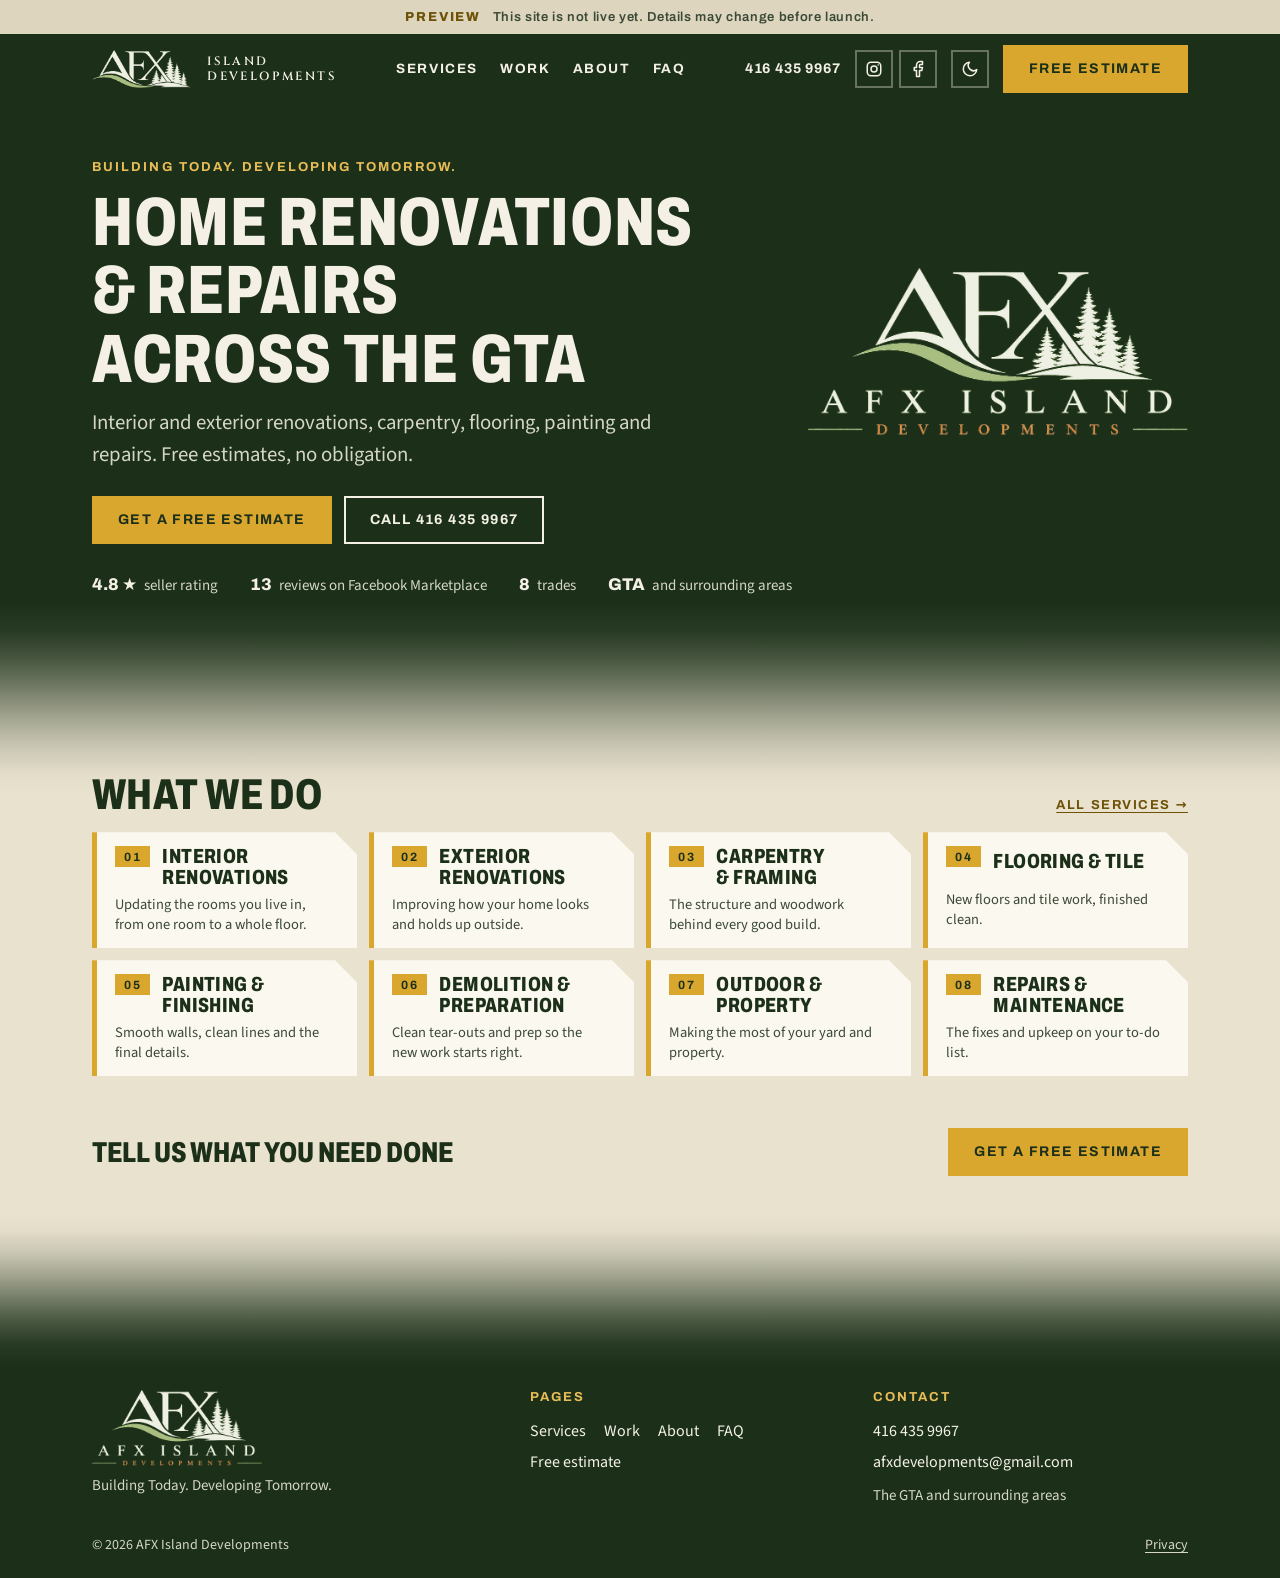
<file: index.html>
<!doctype html>
<html lang="en">
<head>
<meta charset="utf-8">
<meta name="viewport" content="width=device-width,initial-scale=1,viewport-fit=cover">
<title>AFX Island Developments · Home Renovations &amp; Repairs in the GTA</title>
<meta name="description" content="AFX Island Developments: interior and exterior renovations, carpentry and framing, flooring and tile, painting, demolition, outdoor projects and repairs across the GTA. Free estimates. Call 416 435 9967.">
<!-- PREVIEW: delete the next line at launch (and see README "Launch checklist") -->
<meta name="robots" content="noindex, nofollow">
<link rel="canonical" href="https://marcospila.github.io/afx-island-developments/">
<meta property="og:type" content="website">
<meta property="og:site_name" content="AFX Island Developments">
<meta property="og:title" content="AFX Island Developments · Home Renovations &amp; Repairs in the GTA">
<meta property="og:description" content="AFX Island Developments: interior and exterior renovations, carpentry and framing, flooring and tile, painting, demolition, outdoor projects and repairs across the GTA. Free estimates. Call 416 435 9967.">
<meta property="og:url" content="https://marcospila.github.io/afx-island-developments/">
<meta property="og:image" content="https://marcospila.github.io/afx-island-developments/img/og-image.png">
<meta property="og:image:width" content="1200">
<meta property="og:image:height" content="630">
<meta property="og:image:alt" content="AFX Island Developments logo: home renovations and repairs across the GTA, free estimates">
<meta property="og:locale" content="en_CA">
<meta name="twitter:card" content="summary_large_image">
<meta name="theme-color" content="#1c3019">
<link rel="icon" type="image/png" sizes="32x32" href="img/favicon-32.png">
<link rel="icon" type="image/png" sizes="512x512" href="img/icon-512.png">
<link rel="apple-touch-icon" href="img/apple-touch-icon.png">
<link rel="preload" href="fonts/archivo-latin.woff2" as="font" type="font/woff2" crossorigin>
<link rel="preload" href="fonts/source-sans-3-latin.woff2" as="font" type="font/woff2" crossorigin>
<link rel="stylesheet" href="fonts/fonts.css">
<link rel="stylesheet" href="css/site.css">
<script>document.documentElement.classList.add('js');try{var t=localStorage.getItem('afx-theme');if(t==='light'||t==='dark')document.documentElement.setAttribute('data-theme',t)}catch(e){}</script>
<script type="application/ld+json">{"@context": "https://schema.org", "@type": "HomeAndConstructionBusiness", "name": "AFX Island Developments", "telephone": "+1-416-435-9967", "email": "afxdevelopments@gmail.com", "areaServed": "Greater Toronto Area, Ontario", "founder": {"@type": "Person", "name": "Alberto Fernandez"}, "slogan": "Building Today. Developing Tomorrow.", "url": "https://marcospila.github.io/afx-island-developments/", "logo": "https://marcospila.github.io/afx-island-developments/img/afx-logo.png", "image": "https://marcospila.github.io/afx-island-developments/img/og-image.png"}</script>
</head>
<body>
<a class="skip" href="#main">Skip to content</a>
<!-- PREVIEW-BAR:START (delete through PREVIEW-BAR:END at launch) -->
<div class="preview-bar" role="note"><b>Preview</b> This site is not live yet. Details may change before launch.</div>
<!-- PREVIEW-BAR:END -->
<header class="site-header dark">
  <div class="wrap bar">
    <a class="logo" href="index.html" aria-label="AFX Island Developments, home"><img src="img/afx-mark-dark.png" alt="" width="600" height="230"><span>Island<br>Developments</span></a>
    <nav class="nav" id="nav" aria-label="Main"><a href="services.html">Services</a><a href="work.html">Work</a><a href="about.html">About</a><a href="faq.html">FAQ</a><a class="nav-est" href="quote.html">Free estimate</a><div class="nav-social"><a class="icon-btn" href="#" data-social="instagram" aria-label="Instagram"><svg viewBox="0 0 24 24" aria-hidden="true"><rect x="3" y="3" width="18" height="18" rx="5"/><circle cx="12" cy="12" r="4"/><path d="M17.5 6.5h.01"/></svg></a><a class="icon-btn" href="#" data-social="facebook" aria-label="Facebook"><svg viewBox="0 0 24 24" aria-hidden="true"><path d="M18 2h-3a5 5 0 0 0-5 5v3H7v4h3v8h4v-8h3l1-4h-4V7a1 1 0 0 1 1-1h3z"/></svg></a></div></nav>
    <div class="bar-end">
      <a class="phone" href="tel:+14164359967">416 435 9967</a>
      <div class="socials"><a class="icon-btn" href="#" data-social="instagram" aria-label="Instagram"><svg viewBox="0 0 24 24" aria-hidden="true"><rect x="3" y="3" width="18" height="18" rx="5"/><circle cx="12" cy="12" r="4"/><path d="M17.5 6.5h.01"/></svg></a><a class="icon-btn" href="#" data-social="facebook" aria-label="Facebook"><svg viewBox="0 0 24 24" aria-hidden="true"><path d="M18 2h-3a5 5 0 0 0-5 5v3H7v4h3v8h4v-8h3l1-4h-4V7a1 1 0 0 1 1-1h3z"/></svg></a></div>
      <button class="icon-btn theme-sw" type="button" data-theme-toggle aria-label="Switch to dark mode"><svg class="moon" viewBox="0 0 24 24" aria-hidden="true"><path d="M21 12.8A9 9 0 1 1 11.2 3a7 7 0 0 0 9.8 9.8z"/></svg><svg class="sun" viewBox="0 0 24 24" aria-hidden="true"><circle cx="12" cy="12" r="4"/><path d="M12 2v2M12 20v2M4.9 4.9l1.4 1.4M17.7 17.7l1.4 1.4M2 12h2M20 12h2M4.9 19.1l1.4-1.4M17.7 6.3l1.4-1.4"/></svg></button>
      <a class="btn est" href="quote.html">Free estimate</a>
    </div>
    <a class="btn call" href="tel:+14164359967">Call</a>
    <button class="menu-btn" id="menuBtn" type="button" aria-label="Open menu" aria-expanded="false" aria-controls="nav"><span></span><span></span><span></span></button>
  </div>
</header>

<main id="main">
<section class="hero dark" aria-labelledby="hero-h">
  <div class="wrap hero-grid">
    <div>
      <p class="eyebrow">Building Today. Developing Tomorrow.</p>
      <h1 id="hero-h">Home renovations &amp; repairs across the GTA</h1>
      <p class="lede">Interior and exterior renovations, carpentry, flooring, painting and repairs. Free estimates, no obligation.</p>
      <div class="actions"><a class="btn" href="quote.html">Get a free estimate</a><a class="btn ghost" href="tel:+14164359967">Call 416 435 9967</a></div>
    </div>
    <img class="hero-logo" src="img/afx-logo-dark.png" alt="" width="900" height="399">
  </div>
  <div class="wrap"><ul class="facts">
    <li><b>4.8 ★</b> seller rating</li><li><b>13</b> reviews on Facebook Marketplace</li><li><b>8</b> trades</li><li><b>GTA</b> and surrounding areas</li>
  </ul></div>
</section>

<section class="section"><div class="wrap">
  <div class="section-head"><h2>What we do</h2><a class="more" href="services.html">All services &rarr;</a></div>
  <div class="tiles"><a class="tile" href="services.html#interior"><span class="n">01</span><h3>Interior Renovations</h3><p>Updating the rooms you live in, from one room to a whole floor.</p></a><a class="tile" href="services.html#exterior"><span class="n">02</span><h3>Exterior Renovations</h3><p>Improving how your home looks and holds up outside.</p></a><a class="tile" href="services.html#carpentry"><span class="n">03</span><h3>Carpentry &amp; Framing</h3><p>The structure and woodwork behind every good build.</p></a><a class="tile" href="services.html#flooring"><span class="n">04</span><h3>Flooring &amp; Tile</h3><p>New floors and tile work, finished clean.</p></a><a class="tile" href="services.html#painting"><span class="n">05</span><h3>Painting &amp; Finishing</h3><p>Smooth walls, clean lines and the final details.</p></a><a class="tile" href="services.html#demolition"><span class="n">06</span><h3>Demolition &amp; Preparation</h3><p>Clean tear-outs and prep so the new work starts right.</p></a><a class="tile" href="services.html#outdoor"><span class="n">07</span><h3>Outdoor &amp; Property</h3><p>Making the most of your yard and property.</p></a><a class="tile" href="services.html#repairs"><span class="n">08</span><h3>Repairs &amp; Maintenance</h3><p>The fixes and upkeep on your to-do list.</p></a></div>
  <div class="cta-row"><p>Tell us what you need done</p><a class="btn" href="quote.html">Get a free estimate</a></div>
</div></section>
</main>

<div class="footer-fade" aria-hidden="true"></div>
<footer class="site-footer dark">
  <div class="wrap foot-grid">
    <div>
      <img class="foot-logo" src="img/afx-logo-dark.png" alt="AFX Island Developments" width="900" height="399">
      <p>Building Today. Developing Tomorrow.</p>
    </div>
    <nav aria-label="Pages"><h2>Pages</h2><a href="services.html">Services</a><a href="work.html">Work</a><a href="about.html">About</a><a href="faq.html">FAQ</a><a href="quote.html">Free estimate</a></nav>
    <div><h2>Contact</h2><a href="tel:+14164359967">416 435 9967</a><a href="mailto:afxdevelopments@gmail.com">afxdevelopments@gmail.com</a><p style="margin-top:6px">The GTA and surrounding areas</p></div>
  </div>
  <div class="wrap foot-base"><span>© <span id="yr">2026</span> AFX Island Developments</span><a href="privacy.html">Privacy</a></div>
</footer>
<script src="js/site.js"></script>
</body>
</html>
</file>
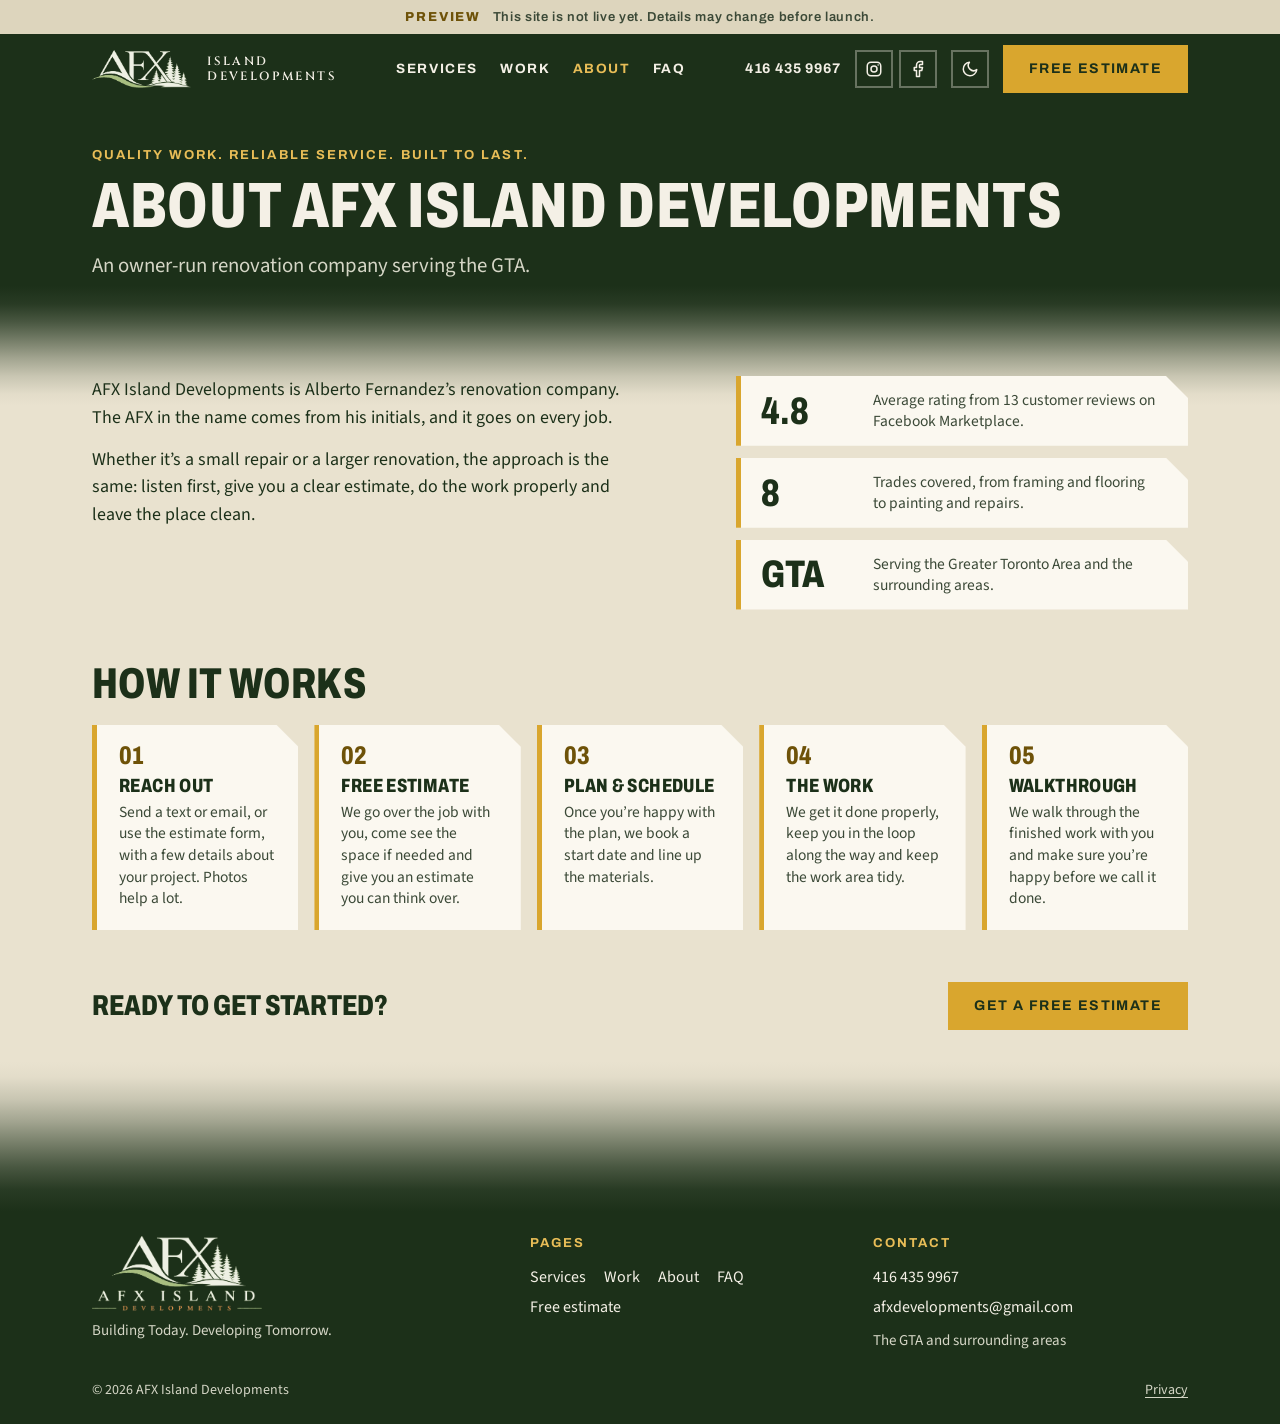
<file: about.html>
<!doctype html>
<html lang="en">
<head>
<meta charset="utf-8">
<meta name="viewport" content="width=device-width,initial-scale=1,viewport-fit=cover">
<title>About · AFX Island Developments</title>
<meta name="description" content="AFX Island Developments is an owner-run renovation company serving the GTA. How we work: reach out, free estimate, plan and schedule, the work, walkthrough.">
<!-- PREVIEW: delete the next line at launch (and see README "Launch checklist") -->
<meta name="robots" content="noindex, nofollow">
<link rel="canonical" href="https://marcospila.github.io/afx-island-developments/about.html">
<meta property="og:type" content="website">
<meta property="og:site_name" content="AFX Island Developments">
<meta property="og:title" content="About · AFX Island Developments">
<meta property="og:description" content="AFX Island Developments is an owner-run renovation company serving the GTA. How we work: reach out, free estimate, plan and schedule, the work, walkthrough.">
<meta property="og:url" content="https://marcospila.github.io/afx-island-developments/about.html">
<meta property="og:image" content="https://marcospila.github.io/afx-island-developments/img/og-image.png">
<meta property="og:image:width" content="1200">
<meta property="og:image:height" content="630">
<meta property="og:image:alt" content="AFX Island Developments logo: home renovations and repairs across the GTA, free estimates">
<meta property="og:locale" content="en_CA">
<meta name="twitter:card" content="summary_large_image">
<meta name="theme-color" content="#1c3019">
<link rel="icon" type="image/png" sizes="32x32" href="img/favicon-32.png">
<link rel="icon" type="image/png" sizes="512x512" href="img/icon-512.png">
<link rel="apple-touch-icon" href="img/apple-touch-icon.png">
<link rel="preload" href="fonts/archivo-latin.woff2" as="font" type="font/woff2" crossorigin>
<link rel="preload" href="fonts/source-sans-3-latin.woff2" as="font" type="font/woff2" crossorigin>
<link rel="stylesheet" href="fonts/fonts.css">
<link rel="stylesheet" href="css/site.css">
<script>document.documentElement.classList.add('js');try{var t=localStorage.getItem('afx-theme');if(t==='light'||t==='dark')document.documentElement.setAttribute('data-theme',t)}catch(e){}</script>
</head>
<body>
<a class="skip" href="#main">Skip to content</a>
<!-- PREVIEW-BAR:START (delete through PREVIEW-BAR:END at launch) -->
<div class="preview-bar" role="note"><b>Preview</b> This site is not live yet. Details may change before launch.</div>
<!-- PREVIEW-BAR:END -->
<header class="site-header dark">
  <div class="wrap bar">
    <a class="logo" href="index.html" aria-label="AFX Island Developments, home"><img src="img/afx-mark-dark.png" alt="" width="600" height="230"><span>Island<br>Developments</span></a>
    <nav class="nav" id="nav" aria-label="Main"><a href="services.html">Services</a><a href="work.html">Work</a><a href="about.html" aria-current="page">About</a><a href="faq.html">FAQ</a><a class="nav-est" href="quote.html">Free estimate</a><div class="nav-social"><a class="icon-btn" href="#" data-social="instagram" aria-label="Instagram"><svg viewBox="0 0 24 24" aria-hidden="true"><rect x="3" y="3" width="18" height="18" rx="5"/><circle cx="12" cy="12" r="4"/><path d="M17.5 6.5h.01"/></svg></a><a class="icon-btn" href="#" data-social="facebook" aria-label="Facebook"><svg viewBox="0 0 24 24" aria-hidden="true"><path d="M18 2h-3a5 5 0 0 0-5 5v3H7v4h3v8h4v-8h3l1-4h-4V7a1 1 0 0 1 1-1h3z"/></svg></a></div></nav>
    <div class="bar-end">
      <a class="phone" href="tel:+14164359967">416 435 9967</a>
      <div class="socials"><a class="icon-btn" href="#" data-social="instagram" aria-label="Instagram"><svg viewBox="0 0 24 24" aria-hidden="true"><rect x="3" y="3" width="18" height="18" rx="5"/><circle cx="12" cy="12" r="4"/><path d="M17.5 6.5h.01"/></svg></a><a class="icon-btn" href="#" data-social="facebook" aria-label="Facebook"><svg viewBox="0 0 24 24" aria-hidden="true"><path d="M18 2h-3a5 5 0 0 0-5 5v3H7v4h3v8h4v-8h3l1-4h-4V7a1 1 0 0 1 1-1h3z"/></svg></a></div>
      <button class="icon-btn theme-sw" type="button" data-theme-toggle aria-label="Switch to dark mode"><svg class="moon" viewBox="0 0 24 24" aria-hidden="true"><path d="M21 12.8A9 9 0 1 1 11.2 3a7 7 0 0 0 9.8 9.8z"/></svg><svg class="sun" viewBox="0 0 24 24" aria-hidden="true"><circle cx="12" cy="12" r="4"/><path d="M12 2v2M12 20v2M4.9 4.9l1.4 1.4M17.7 17.7l1.4 1.4M2 12h2M20 12h2M4.9 19.1l1.4-1.4M17.7 6.3l1.4-1.4"/></svg></button>
      <a class="btn est" href="quote.html">Free estimate</a>
    </div>
    <a class="btn call" href="tel:+14164359967">Call</a>
    <button class="menu-btn" id="menuBtn" type="button" aria-label="Open menu" aria-expanded="false" aria-controls="nav"><span></span><span></span><span></span></button>
  </div>
</header>
<main id="main">
<div class="page-head dark"><div class="wrap">
  <p class="eyebrow">Quality Work. Reliable Service. Built to Last.</p>
  <h1>About AFX Island Developments</h1>
  <p class="lede">An owner-run renovation company serving the GTA.</p>
</div></div>

<div class="wrap" style="padding-bottom:8px">
  <div class="about-grid">
    <div class="story">
      <p>AFX Island Developments is Alberto Fernandez’s renovation company. The AFX in the name comes from his initials, and it goes on every job.</p>
      <p>Whether it’s a small repair or a larger renovation, the approach is the same: listen first, give you a clear estimate, do the work properly and leave the place clean.</p>
    </div>
    <div class="stats">
      <div class="stat"><b>4.8</b><span>Average rating from 13 customer reviews on Facebook Marketplace.</span></div>
      <div class="stat"><b>8</b><span>Trades covered, from framing and flooring to painting and repairs.</span></div>
      <div class="stat"><b>GTA</b><span>Serving the Greater Toronto Area and the surrounding areas.</span></div>
    </div>
  </div>
  <section class="about-sec" aria-labelledby="how-h">
    <h2 id="how-h">How it works</h2>
    <ol class="steps"><li class="step"><span class="n">01</span><h3>Reach out</h3><p>Send a text or email, or use the estimate form, with a few details about your project. Photos help a lot.</p></li><li class="step"><span class="n">02</span><h3>Free estimate</h3><p>We go over the job with you, come see the space if needed and give you an estimate you can think over.</p></li><li class="step"><span class="n">03</span><h3>Plan &amp; schedule</h3><p>Once you’re happy with the plan, we book a start date and line up the materials.</p></li><li class="step"><span class="n">04</span><h3>The work</h3><p>We get it done properly, keep you in the loop along the way and keep the work area tidy.</p></li><li class="step"><span class="n">05</span><h3>Walkthrough</h3><p>We walk through the finished work with you and make sure you’re happy before we call it done.</p></li></ol>
  </section>
  <div class="cta-row"><p>Ready to get started?</p><a class="btn" href="quote.html">Get a free estimate</a></div>
</div>
</main>

<div class="footer-fade" aria-hidden="true"></div>
<footer class="site-footer dark">
  <div class="wrap foot-grid">
    <div>
      <img class="foot-logo" src="img/afx-logo-dark.png" alt="AFX Island Developments" width="900" height="399">
      <p>Building Today. Developing Tomorrow.</p>
    </div>
    <nav aria-label="Pages"><h2>Pages</h2><a href="services.html">Services</a><a href="work.html">Work</a><a href="about.html">About</a><a href="faq.html">FAQ</a><a href="quote.html">Free estimate</a></nav>
    <div><h2>Contact</h2><a href="tel:+14164359967">416 435 9967</a><a href="mailto:afxdevelopments@gmail.com">afxdevelopments@gmail.com</a><p style="margin-top:6px">The GTA and surrounding areas</p></div>
  </div>
  <div class="wrap foot-base"><span>© <span id="yr">2026</span> AFX Island Developments</span><a href="privacy.html">Privacy</a></div>
</footer>
<script src="js/site.js"></script>
</body>
</html>
</file>
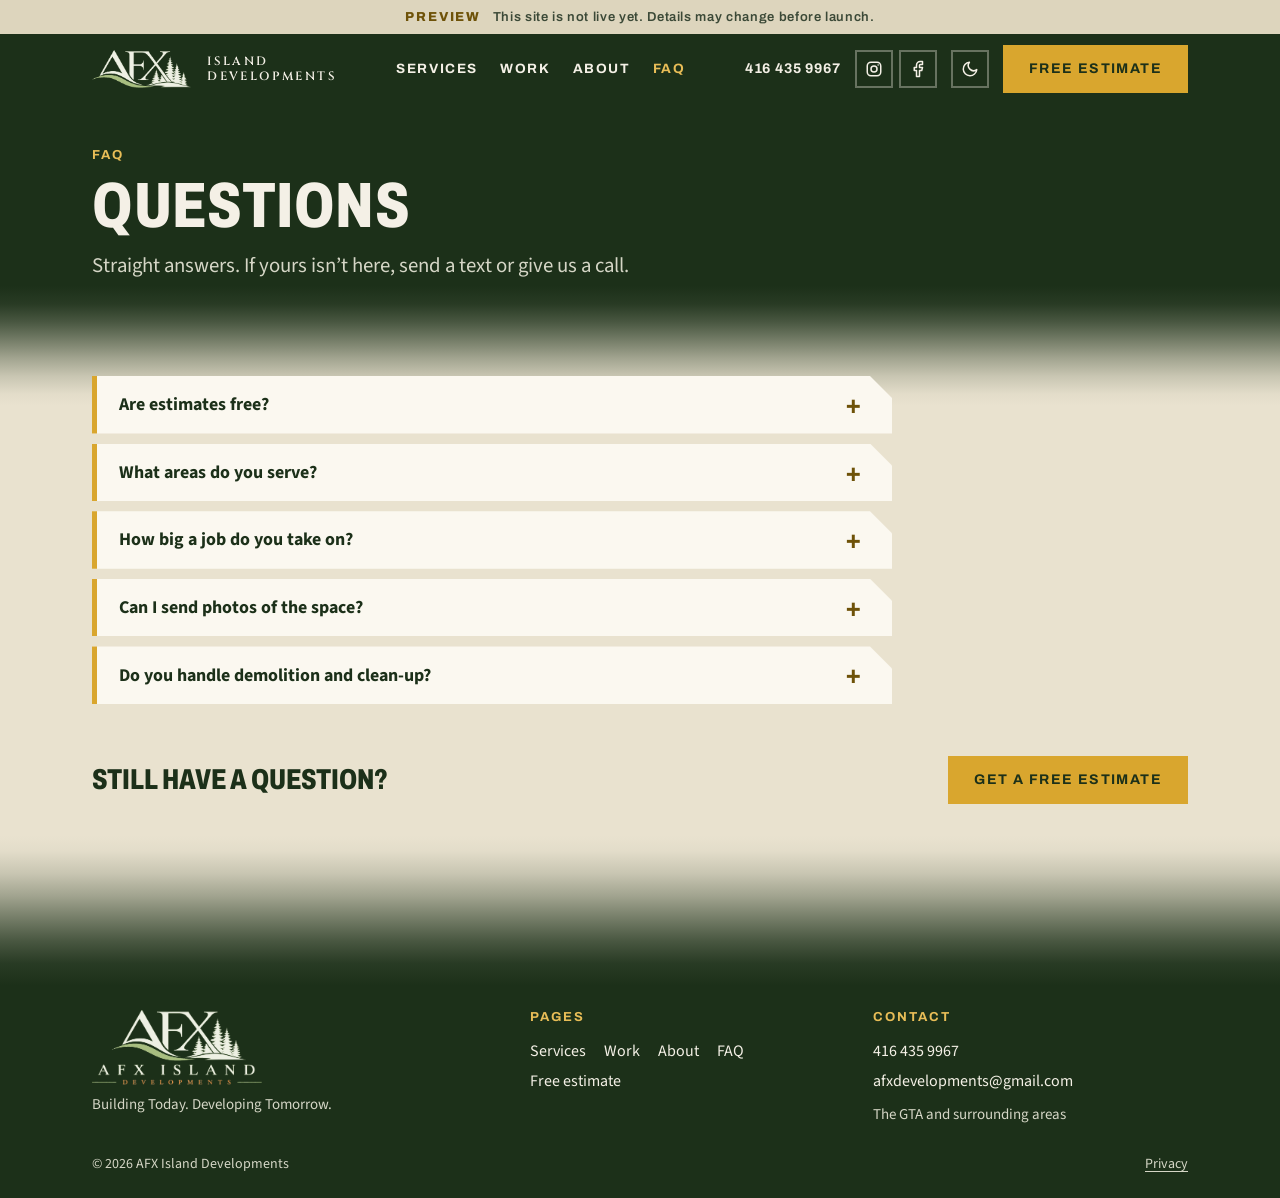
<file: faq.html>
<!doctype html>
<html lang="en">
<head>
<meta charset="utf-8">
<meta name="viewport" content="width=device-width,initial-scale=1,viewport-fit=cover">
<title>FAQ · AFX Island Developments</title>
<meta name="description" content="Answers to common questions about AFX Island Developments: free estimates, service area, job size, photos, demolition and clean-up.">
<!-- PREVIEW: delete the next line at launch (and see README "Launch checklist") -->
<meta name="robots" content="noindex, nofollow">
<link rel="canonical" href="https://marcospila.github.io/afx-island-developments/faq.html">
<meta property="og:type" content="website">
<meta property="og:site_name" content="AFX Island Developments">
<meta property="og:title" content="FAQ · AFX Island Developments">
<meta property="og:description" content="Answers to common questions about AFX Island Developments: free estimates, service area, job size, photos, demolition and clean-up.">
<meta property="og:url" content="https://marcospila.github.io/afx-island-developments/faq.html">
<meta property="og:image" content="https://marcospila.github.io/afx-island-developments/img/og-image.png">
<meta property="og:image:width" content="1200">
<meta property="og:image:height" content="630">
<meta property="og:image:alt" content="AFX Island Developments logo: home renovations and repairs across the GTA, free estimates">
<meta property="og:locale" content="en_CA">
<meta name="twitter:card" content="summary_large_image">
<meta name="theme-color" content="#1c3019">
<link rel="icon" type="image/png" sizes="32x32" href="img/favicon-32.png">
<link rel="icon" type="image/png" sizes="512x512" href="img/icon-512.png">
<link rel="apple-touch-icon" href="img/apple-touch-icon.png">
<link rel="preload" href="fonts/archivo-latin.woff2" as="font" type="font/woff2" crossorigin>
<link rel="preload" href="fonts/source-sans-3-latin.woff2" as="font" type="font/woff2" crossorigin>
<link rel="stylesheet" href="fonts/fonts.css">
<link rel="stylesheet" href="css/site.css">
<script>document.documentElement.classList.add('js');try{var t=localStorage.getItem('afx-theme');if(t==='light'||t==='dark')document.documentElement.setAttribute('data-theme',t)}catch(e){}</script>
<script type="application/ld+json">{"@context": "https://schema.org", "@type": "FAQPage", "mainEntity": [{"@type": "Question", "name": "Are estimates free?", "acceptedAnswer": {"@type": "Answer", "text": "Yes. Tell us about your project by text, email or the estimate form and we’ll get back to you with a free estimate. There’s no obligation."}}, {"@type": "Question", "name": "What areas do you serve?", "acceptedAnswer": {"@type": "Answer", "text": "The GTA and the surrounding areas. If you’re just outside, ask anyway."}}, {"@type": "Question", "name": "How big a job do you take on?", "acceptedAnswer": {"@type": "Answer", "text": "Anything from small repairs to larger renovations: interior and exterior work, carpentry and framing, flooring and tile, painting, demolition, outdoor projects and general maintenance."}}, {"@type": "Question", "name": "Can I send photos of the space?", "acceptedAnswer": {"@type": "Answer", "text": "Please do. When your message opens after you tap Send by text or Send by email, attach a few photos before you send it. They help us give you a more accurate estimate."}}, {"@type": "Question", "name": "Do you handle demolition and clean-up?", "acceptedAnswer": {"@type": "Answer", "text": "Yes. Tear-outs, debris removal and site prep are part of what we do, so the new work starts on a clean slate."}}]}</script>
</head>
<body>
<a class="skip" href="#main">Skip to content</a>
<!-- PREVIEW-BAR:START (delete through PREVIEW-BAR:END at launch) -->
<div class="preview-bar" role="note"><b>Preview</b> This site is not live yet. Details may change before launch.</div>
<!-- PREVIEW-BAR:END -->
<header class="site-header dark">
  <div class="wrap bar">
    <a class="logo" href="index.html" aria-label="AFX Island Developments, home"><img src="img/afx-mark-dark.png" alt="" width="600" height="230"><span>Island<br>Developments</span></a>
    <nav class="nav" id="nav" aria-label="Main"><a href="services.html">Services</a><a href="work.html">Work</a><a href="about.html">About</a><a href="faq.html" aria-current="page">FAQ</a><a class="nav-est" href="quote.html">Free estimate</a><div class="nav-social"><a class="icon-btn" href="#" data-social="instagram" aria-label="Instagram"><svg viewBox="0 0 24 24" aria-hidden="true"><rect x="3" y="3" width="18" height="18" rx="5"/><circle cx="12" cy="12" r="4"/><path d="M17.5 6.5h.01"/></svg></a><a class="icon-btn" href="#" data-social="facebook" aria-label="Facebook"><svg viewBox="0 0 24 24" aria-hidden="true"><path d="M18 2h-3a5 5 0 0 0-5 5v3H7v4h3v8h4v-8h3l1-4h-4V7a1 1 0 0 1 1-1h3z"/></svg></a></div></nav>
    <div class="bar-end">
      <a class="phone" href="tel:+14164359967">416 435 9967</a>
      <div class="socials"><a class="icon-btn" href="#" data-social="instagram" aria-label="Instagram"><svg viewBox="0 0 24 24" aria-hidden="true"><rect x="3" y="3" width="18" height="18" rx="5"/><circle cx="12" cy="12" r="4"/><path d="M17.5 6.5h.01"/></svg></a><a class="icon-btn" href="#" data-social="facebook" aria-label="Facebook"><svg viewBox="0 0 24 24" aria-hidden="true"><path d="M18 2h-3a5 5 0 0 0-5 5v3H7v4h3v8h4v-8h3l1-4h-4V7a1 1 0 0 1 1-1h3z"/></svg></a></div>
      <button class="icon-btn theme-sw" type="button" data-theme-toggle aria-label="Switch to dark mode"><svg class="moon" viewBox="0 0 24 24" aria-hidden="true"><path d="M21 12.8A9 9 0 1 1 11.2 3a7 7 0 0 0 9.8 9.8z"/></svg><svg class="sun" viewBox="0 0 24 24" aria-hidden="true"><circle cx="12" cy="12" r="4"/><path d="M12 2v2M12 20v2M4.9 4.9l1.4 1.4M17.7 17.7l1.4 1.4M2 12h2M20 12h2M4.9 19.1l1.4-1.4M17.7 6.3l1.4-1.4"/></svg></button>
      <a class="btn est" href="quote.html">Free estimate</a>
    </div>
    <a class="btn call" href="tel:+14164359967">Call</a>
    <button class="menu-btn" id="menuBtn" type="button" aria-label="Open menu" aria-expanded="false" aria-controls="nav"><span></span><span></span><span></span></button>
  </div>
</header>
<main id="main">
<div class="page-head dark"><div class="wrap">
  <p class="eyebrow">FAQ</p>
  <h1>Questions</h1>
  <p class="lede">Straight answers. If yours isn’t here, send a text or give us a call.</p>
</div></div>

<div class="wrap" style="padding-bottom:8px">
  <div class="faq"><details><summary>Are estimates free?</summary><p>Yes. Tell us about your project by text, email or the estimate form and we’ll get back to you with a free estimate. There’s no obligation.</p></details><details><summary>What areas do you serve?</summary><p>The GTA and the surrounding areas. If you’re just outside, ask anyway.</p></details><details><summary>How big a job do you take on?</summary><p>Anything from small repairs to larger renovations: interior and exterior work, carpentry and framing, flooring and tile, painting, demolition, outdoor projects and general maintenance.</p></details><details><summary>Can I send photos of the space?</summary><p>Please do. When your message opens after you tap Send by text or Send by email, attach a few photos before you send it. They help us give you a more accurate estimate.</p></details><details><summary>Do you handle demolition and clean-up?</summary><p>Yes. Tear-outs, debris removal and site prep are part of what we do, so the new work starts on a clean slate.</p></details></div>
  <div class="cta-row"><p>Still have a question?</p><a class="btn" href="quote.html">Get a free estimate</a></div>
</div>
</main>

<div class="footer-fade" aria-hidden="true"></div>
<footer class="site-footer dark">
  <div class="wrap foot-grid">
    <div>
      <img class="foot-logo" src="img/afx-logo-dark.png" alt="AFX Island Developments" width="900" height="399">
      <p>Building Today. Developing Tomorrow.</p>
    </div>
    <nav aria-label="Pages"><h2>Pages</h2><a href="services.html">Services</a><a href="work.html">Work</a><a href="about.html">About</a><a href="faq.html">FAQ</a><a href="quote.html">Free estimate</a></nav>
    <div><h2>Contact</h2><a href="tel:+14164359967">416 435 9967</a><a href="mailto:afxdevelopments@gmail.com">afxdevelopments@gmail.com</a><p style="margin-top:6px">The GTA and surrounding areas</p></div>
  </div>
  <div class="wrap foot-base"><span>© <span id="yr">2026</span> AFX Island Developments</span><a href="privacy.html">Privacy</a></div>
</footer>
<script src="js/site.js"></script>
</body>
</html>
</file>
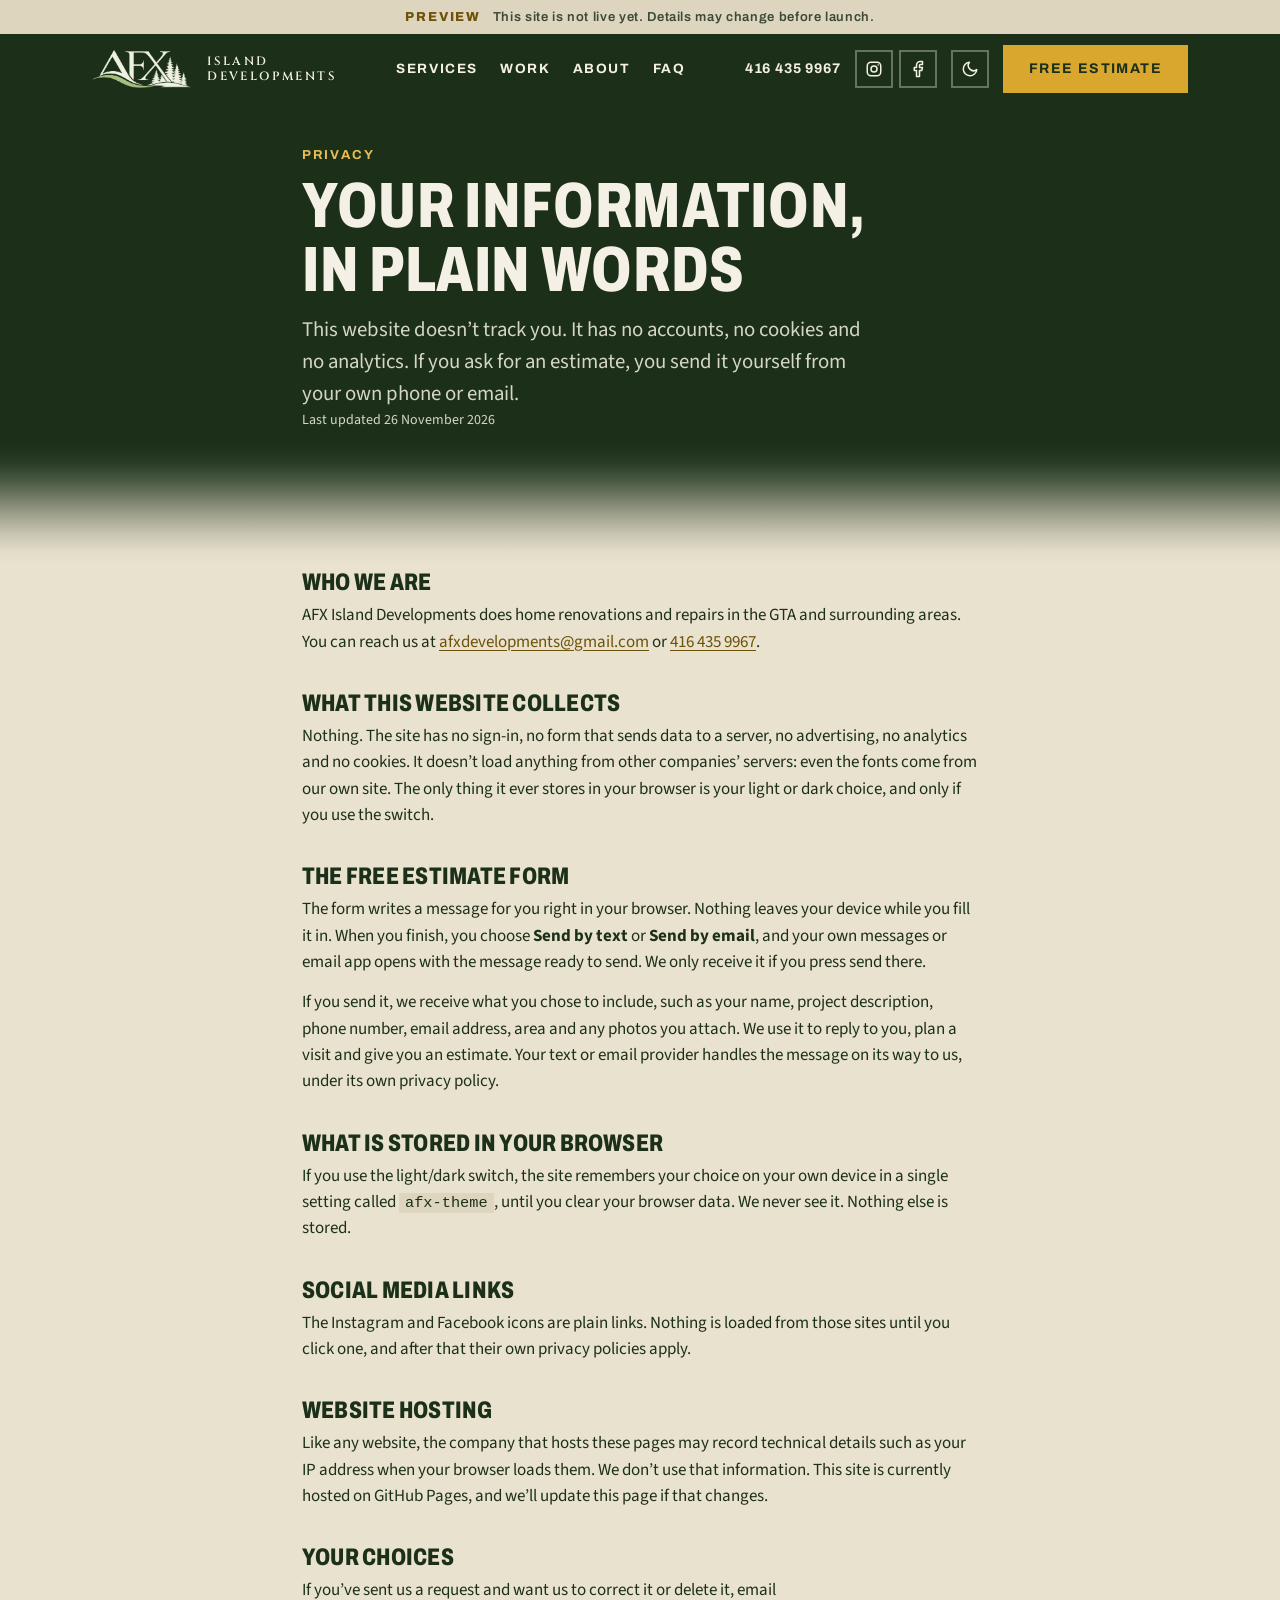
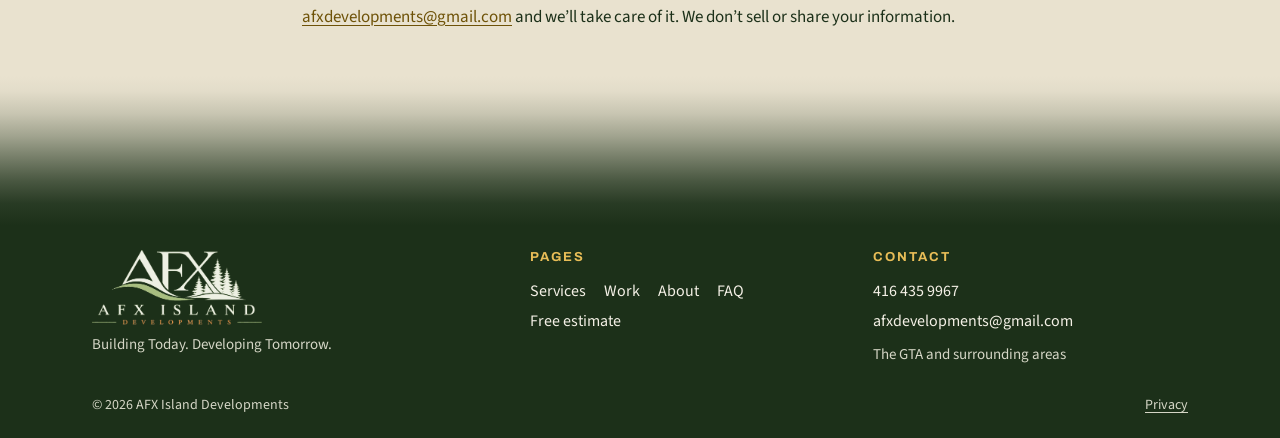
<file: privacy.html>
<!doctype html>
<html lang="en">
<head>
<meta charset="utf-8">
<meta name="viewport" content="width=device-width,initial-scale=1,viewport-fit=cover">
<title>Privacy · AFX Island Developments</title>
<meta name="description" content="How the AFX Island Developments website handles your information: no accounts, no cookies, no tracking. Your estimate request goes straight from your own phone or email app.">
<!-- PREVIEW: delete the next line at launch (and see README "Launch checklist") -->
<meta name="robots" content="noindex, nofollow">
<link rel="canonical" href="https://marcospila.github.io/afx-island-developments/privacy.html">
<meta property="og:type" content="website">
<meta property="og:site_name" content="AFX Island Developments">
<meta property="og:title" content="Privacy · AFX Island Developments">
<meta property="og:description" content="How the AFX Island Developments website handles your information: no accounts, no cookies, no tracking. Your estimate request goes straight from your own phone or email app.">
<meta property="og:url" content="https://marcospila.github.io/afx-island-developments/privacy.html">
<meta property="og:image" content="https://marcospila.github.io/afx-island-developments/img/og-image.png">
<meta property="og:image:width" content="1200">
<meta property="og:image:height" content="630">
<meta property="og:image:alt" content="AFX Island Developments logo: home renovations and repairs across the GTA, free estimates">
<meta property="og:locale" content="en_CA">
<meta name="twitter:card" content="summary_large_image">
<meta name="theme-color" content="#1c3019">
<link rel="icon" type="image/png" sizes="32x32" href="img/favicon-32.png">
<link rel="icon" type="image/png" sizes="512x512" href="img/icon-512.png">
<link rel="apple-touch-icon" href="img/apple-touch-icon.png">
<link rel="preload" href="fonts/archivo-latin.woff2" as="font" type="font/woff2" crossorigin>
<link rel="preload" href="fonts/source-sans-3-latin.woff2" as="font" type="font/woff2" crossorigin>
<link rel="stylesheet" href="fonts/fonts.css">
<link rel="stylesheet" href="css/site.css">
<script>document.documentElement.classList.add('js');try{var t=localStorage.getItem('afx-theme');if(t==='light'||t==='dark')document.documentElement.setAttribute('data-theme',t)}catch(e){}</script>
</head>
<body>
<a class="skip" href="#main">Skip to content</a>
<!-- PREVIEW-BAR:START (delete through PREVIEW-BAR:END at launch) -->
<div class="preview-bar" role="note"><b>Preview</b> This site is not live yet. Details may change before launch.</div>
<!-- PREVIEW-BAR:END -->
<header class="site-header dark">
  <div class="wrap bar">
    <a class="logo" href="index.html" aria-label="AFX Island Developments, home"><img src="img/afx-mark-dark.png" alt="" width="600" height="230"><span>Island<br>Developments</span></a>
    <nav class="nav" id="nav" aria-label="Main"><a href="services.html">Services</a><a href="work.html">Work</a><a href="about.html">About</a><a href="faq.html">FAQ</a><a class="nav-est" href="quote.html">Free estimate</a><div class="nav-social"><a class="icon-btn" href="#" data-social="instagram" aria-label="Instagram"><svg viewBox="0 0 24 24" aria-hidden="true"><rect x="3" y="3" width="18" height="18" rx="5"/><circle cx="12" cy="12" r="4"/><path d="M17.5 6.5h.01"/></svg></a><a class="icon-btn" href="#" data-social="facebook" aria-label="Facebook"><svg viewBox="0 0 24 24" aria-hidden="true"><path d="M18 2h-3a5 5 0 0 0-5 5v3H7v4h3v8h4v-8h3l1-4h-4V7a1 1 0 0 1 1-1h3z"/></svg></a></div></nav>
    <div class="bar-end">
      <a class="phone" href="tel:+14164359967">416 435 9967</a>
      <div class="socials"><a class="icon-btn" href="#" data-social="instagram" aria-label="Instagram"><svg viewBox="0 0 24 24" aria-hidden="true"><rect x="3" y="3" width="18" height="18" rx="5"/><circle cx="12" cy="12" r="4"/><path d="M17.5 6.5h.01"/></svg></a><a class="icon-btn" href="#" data-social="facebook" aria-label="Facebook"><svg viewBox="0 0 24 24" aria-hidden="true"><path d="M18 2h-3a5 5 0 0 0-5 5v3H7v4h3v8h4v-8h3l1-4h-4V7a1 1 0 0 1 1-1h3z"/></svg></a></div>
      <button class="icon-btn theme-sw" type="button" data-theme-toggle aria-label="Switch to dark mode"><svg class="moon" viewBox="0 0 24 24" aria-hidden="true"><path d="M21 12.8A9 9 0 1 1 11.2 3a7 7 0 0 0 9.8 9.8z"/></svg><svg class="sun" viewBox="0 0 24 24" aria-hidden="true"><circle cx="12" cy="12" r="4"/><path d="M12 2v2M12 20v2M4.9 4.9l1.4 1.4M17.7 17.7l1.4 1.4M2 12h2M20 12h2M4.9 19.1l1.4-1.4M17.7 6.3l1.4-1.4"/></svg></button>
      <a class="btn est" href="quote.html">Free estimate</a>
    </div>
    <a class="btn call" href="tel:+14164359967">Call</a>
    <button class="menu-btn" id="menuBtn" type="button" aria-label="Open menu" aria-expanded="false" aria-controls="nav"><span></span><span></span><span></span></button>
  </div>
</header>
<main id="main">
<div class="page-head dark"><div class="wrap prose">
  <p class="eyebrow">Privacy</p>
  <h1>Your information, in plain words</h1>
  <p class="lede">This website doesn’t track you. It has no accounts, no cookies and no analytics. If you ask for an estimate, you send it yourself from your own phone or email.</p>
  <p class="updated">Last updated 26 November 2026</p>
</div></div>
<div class="wrap prose" style="padding-bottom:8px">
  <h2>Who we are</h2>
  <p>AFX Island Developments does home renovations and repairs in the GTA and surrounding areas. You can reach us at <a href="mailto:afxdevelopments@gmail.com">afxdevelopments@gmail.com</a> or <a href="tel:+14164359967">416 435 9967</a>.</p>

  <h2>What this website collects</h2>
  <p>Nothing. The site has no sign-in, no form that sends data to a server, no advertising, no analytics and no cookies. It doesn’t load anything from other companies’ servers: even the fonts come from our own site. The only thing it ever stores in your browser is your light or dark choice, and only if you use the switch.</p>

  <h2>The free estimate form</h2>
  <p>The form writes a message for you right in your browser. Nothing leaves your device while you fill it in. When you finish, you choose <b>Send by text</b> or <b>Send by email</b>, and your own messages or email app opens with the message ready to send. We only receive it if you press send there.</p>
  <p>If you send it, we receive what you chose to include, such as your name, project description, phone number, email address, area and any photos you attach. We use it to reply to you, plan a visit and give you an estimate. Your text or email provider handles the message on its way to us, under its own privacy policy.</p>

  <h2>What is stored in your browser</h2>
  <p>If you use the light/dark switch, the site remembers your choice on your own device in a single setting called <code>afx-theme</code>, until you clear your browser data. We never see it. Nothing else is stored.</p>

  <h2>Social media links</h2>
  <p>The Instagram and Facebook icons are plain links. Nothing is loaded from those sites until you click one, and after that their own privacy policies apply.</p>

  <h2>Website hosting</h2>
  <p>Like any website, the company that hosts these pages may record technical details such as your IP address when your browser loads them. We don’t use that information. This site is currently hosted on GitHub Pages, and we’ll update this page if that changes.</p>

  <h2>Your choices</h2>
  <p>If you’ve sent us a request and want us to correct it or delete it, email <a href="mailto:afxdevelopments@gmail.com">afxdevelopments@gmail.com</a> and we’ll take care of it. We don’t sell or share your information.</p>
</div>
</main>

<div class="footer-fade" aria-hidden="true"></div>
<footer class="site-footer dark">
  <div class="wrap foot-grid">
    <div>
      <img class="foot-logo" src="img/afx-logo-dark.png" alt="AFX Island Developments" width="900" height="399">
      <p>Building Today. Developing Tomorrow.</p>
    </div>
    <nav aria-label="Pages"><h2>Pages</h2><a href="services.html">Services</a><a href="work.html">Work</a><a href="about.html">About</a><a href="faq.html">FAQ</a><a href="quote.html">Free estimate</a></nav>
    <div><h2>Contact</h2><a href="tel:+14164359967">416 435 9967</a><a href="mailto:afxdevelopments@gmail.com">afxdevelopments@gmail.com</a><p style="margin-top:6px">The GTA and surrounding areas</p></div>
  </div>
  <div class="wrap foot-base"><span>© <span id="yr">2026</span> AFX Island Developments</span><a href="privacy.html">Privacy</a></div>
</footer>
<script src="js/site.js"></script>
</body>
</html>
</file>
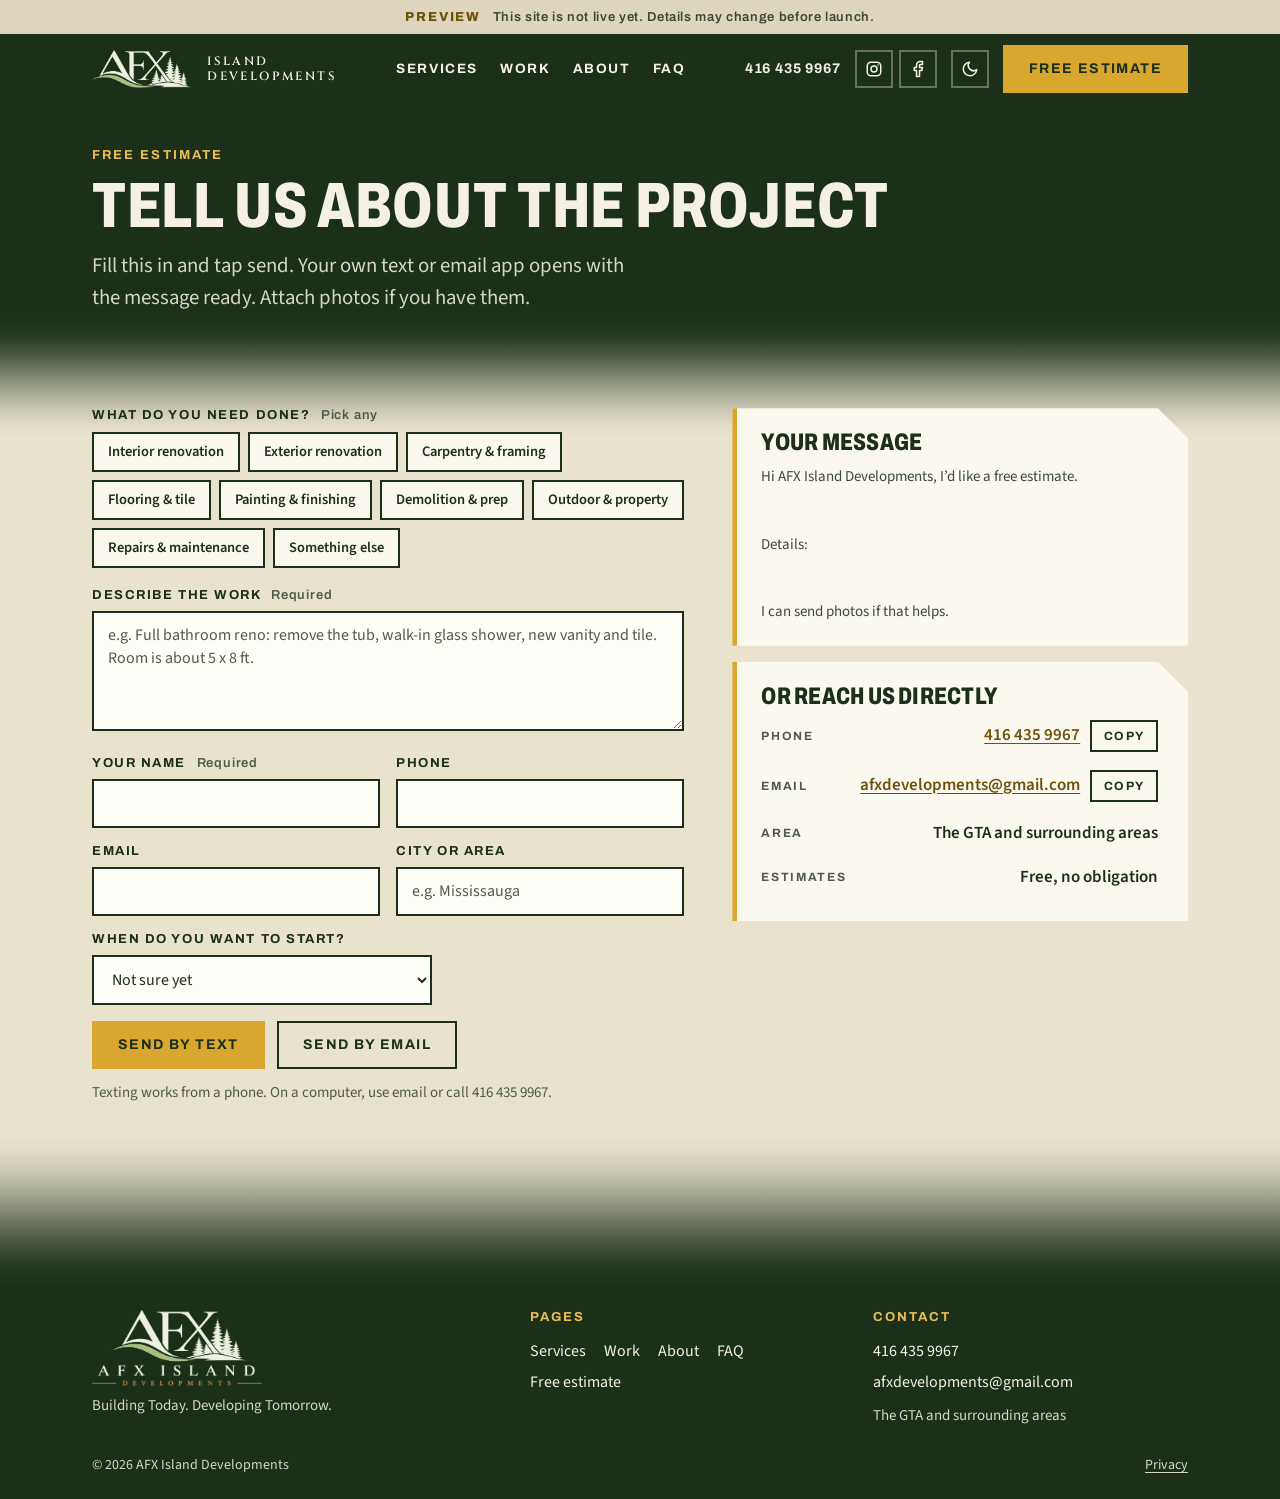
<file: quote.html>
<!doctype html>
<html lang="en">
<head>
<meta charset="utf-8">
<meta name="viewport" content="width=device-width,initial-scale=1,viewport-fit=cover">
<title>Free Estimate · AFX Island Developments</title>
<meta name="description" content="Get a free estimate from AFX Island Developments. Describe your project and send it by text or email. No obligation.">
<!-- PREVIEW: delete the next line at launch (and see README "Launch checklist") -->
<meta name="robots" content="noindex, nofollow">
<link rel="canonical" href="https://marcospila.github.io/afx-island-developments/quote.html">
<meta property="og:type" content="website">
<meta property="og:site_name" content="AFX Island Developments">
<meta property="og:title" content="Free Estimate · AFX Island Developments">
<meta property="og:description" content="Get a free estimate from AFX Island Developments. Describe your project and send it by text or email. No obligation.">
<meta property="og:url" content="https://marcospila.github.io/afx-island-developments/quote.html">
<meta property="og:image" content="https://marcospila.github.io/afx-island-developments/img/og-image.png">
<meta property="og:image:width" content="1200">
<meta property="og:image:height" content="630">
<meta property="og:image:alt" content="AFX Island Developments logo: home renovations and repairs across the GTA, free estimates">
<meta property="og:locale" content="en_CA">
<meta name="twitter:card" content="summary_large_image">
<meta name="theme-color" content="#1c3019">
<link rel="icon" type="image/png" sizes="32x32" href="img/favicon-32.png">
<link rel="icon" type="image/png" sizes="512x512" href="img/icon-512.png">
<link rel="apple-touch-icon" href="img/apple-touch-icon.png">
<link rel="preload" href="fonts/archivo-latin.woff2" as="font" type="font/woff2" crossorigin>
<link rel="preload" href="fonts/source-sans-3-latin.woff2" as="font" type="font/woff2" crossorigin>
<link rel="stylesheet" href="fonts/fonts.css">
<link rel="stylesheet" href="css/site.css">
<script>document.documentElement.classList.add('js');try{var t=localStorage.getItem('afx-theme');if(t==='light'||t==='dark')document.documentElement.setAttribute('data-theme',t)}catch(e){}</script>
</head>
<body>
<a class="skip" href="#main">Skip to content</a>
<!-- PREVIEW-BAR:START (delete through PREVIEW-BAR:END at launch) -->
<div class="preview-bar" role="note"><b>Preview</b> This site is not live yet. Details may change before launch.</div>
<!-- PREVIEW-BAR:END -->
<header class="site-header dark">
  <div class="wrap bar">
    <a class="logo" href="index.html" aria-label="AFX Island Developments, home"><img src="img/afx-mark-dark.png" alt="" width="600" height="230"><span>Island<br>Developments</span></a>
    <nav class="nav" id="nav" aria-label="Main"><a href="services.html">Services</a><a href="work.html">Work</a><a href="about.html">About</a><a href="faq.html">FAQ</a><a class="nav-est" href="quote.html">Free estimate</a><div class="nav-social"><a class="icon-btn" href="#" data-social="instagram" aria-label="Instagram"><svg viewBox="0 0 24 24" aria-hidden="true"><rect x="3" y="3" width="18" height="18" rx="5"/><circle cx="12" cy="12" r="4"/><path d="M17.5 6.5h.01"/></svg></a><a class="icon-btn" href="#" data-social="facebook" aria-label="Facebook"><svg viewBox="0 0 24 24" aria-hidden="true"><path d="M18 2h-3a5 5 0 0 0-5 5v3H7v4h3v8h4v-8h3l1-4h-4V7a1 1 0 0 1 1-1h3z"/></svg></a></div></nav>
    <div class="bar-end">
      <a class="phone" href="tel:+14164359967">416 435 9967</a>
      <div class="socials"><a class="icon-btn" href="#" data-social="instagram" aria-label="Instagram"><svg viewBox="0 0 24 24" aria-hidden="true"><rect x="3" y="3" width="18" height="18" rx="5"/><circle cx="12" cy="12" r="4"/><path d="M17.5 6.5h.01"/></svg></a><a class="icon-btn" href="#" data-social="facebook" aria-label="Facebook"><svg viewBox="0 0 24 24" aria-hidden="true"><path d="M18 2h-3a5 5 0 0 0-5 5v3H7v4h3v8h4v-8h3l1-4h-4V7a1 1 0 0 1 1-1h3z"/></svg></a></div>
      <button class="icon-btn theme-sw" type="button" data-theme-toggle aria-label="Switch to dark mode"><svg class="moon" viewBox="0 0 24 24" aria-hidden="true"><path d="M21 12.8A9 9 0 1 1 11.2 3a7 7 0 0 0 9.8 9.8z"/></svg><svg class="sun" viewBox="0 0 24 24" aria-hidden="true"><circle cx="12" cy="12" r="4"/><path d="M12 2v2M12 20v2M4.9 4.9l1.4 1.4M17.7 17.7l1.4 1.4M2 12h2M20 12h2M4.9 19.1l1.4-1.4M17.7 6.3l1.4-1.4"/></svg></button>
      <a class="btn est" href="quote.html">Free estimate</a>
    </div>
    <a class="btn call" href="tel:+14164359967">Call</a>
    <button class="menu-btn" id="menuBtn" type="button" aria-label="Open menu" aria-expanded="false" aria-controls="nav"><span></span><span></span><span></span></button>
  </div>
</header>
<main id="main">
<div class="page-head dark"><div class="wrap">
  <p class="eyebrow">Free estimate</p>
  <h1>Tell us about the project</h1>
  <p class="lede">Fill this in and tap send. Your own text or email app opens with the message ready. Attach photos if you have them.</p>
</div></div>

<div class="wrap" style="padding-bottom:8px">
  <div class="quote-grid">
    <form class="qf" id="qf" novalidate>
      <fieldset><legend>What do you need done? <span class="opt">Pick any</span></legend><div class="checks"><label class="check"><input type="checkbox" name="trade" value="interior" data-label="Interior renovation"><span>Interior renovation</span></label><label class="check"><input type="checkbox" name="trade" value="exterior" data-label="Exterior renovation"><span>Exterior renovation</span></label><label class="check"><input type="checkbox" name="trade" value="carpentry" data-label="Carpentry &amp; framing"><span>Carpentry &amp; framing</span></label><label class="check"><input type="checkbox" name="trade" value="flooring" data-label="Flooring &amp; tile"><span>Flooring &amp; tile</span></label><label class="check"><input type="checkbox" name="trade" value="painting" data-label="Painting &amp; finishing"><span>Painting &amp; finishing</span></label><label class="check"><input type="checkbox" name="trade" value="demolition" data-label="Demolition &amp; prep"><span>Demolition &amp; prep</span></label><label class="check"><input type="checkbox" name="trade" value="outdoor" data-label="Outdoor &amp; property"><span>Outdoor &amp; property</span></label><label class="check"><input type="checkbox" name="trade" value="repairs" data-label="Repairs &amp; maintenance"><span>Repairs &amp; maintenance</span></label><label class="check"><input type="checkbox" name="trade" value="other" data-label="Something else"><span>Something else</span></label></div></fieldset>
      <div class="field"><label class="lbl" for="desc">Describe the work <span class="opt">Required</span></label>
        <textarea id="desc" maxlength="1500" aria-required="true" aria-describedby="er-desc" placeholder="e.g. Full bathroom reno: remove the tub, walk-in glass shower, new vanity and tile. Room is about 5 x 8 ft."></textarea>
        <span class="err" id="er-desc" role="alert"></span></div>
      <div class="row2">
        <div class="field"><label class="lbl" for="name">Your name <span class="opt">Required</span></label><input id="name" type="text" autocomplete="name" aria-required="true" aria-describedby="er-name"><span class="err" id="er-name" role="alert"></span></div>
        <div class="field"><label class="lbl" for="phone">Phone</label><input id="phone" type="tel" autocomplete="tel"></div>
      </div>
      <div class="row2">
        <div class="field"><label class="lbl" for="email">Email</label><input id="email" type="email" autocomplete="email" aria-describedby="er-email"><span class="err" id="er-email" role="alert"></span></div>
        <div class="field"><label class="lbl" for="area">City or area</label><input id="area" type="text" autocomplete="address-level2" placeholder="e.g. Mississauga"></div>
      </div>
      <div class="field" style="max-width:340px"><label class="lbl" for="when">When do you want to start?</label><select id="when"><option value="">Not sure yet</option><option>As soon as possible</option><option>Within a month</option><option>In 1–3 months</option><option>Just planning</option></select></div>
      <div class="send"><button class="btn" type="button" data-send="sms">Send by text</button><button class="btn ghost" type="button" data-send="mail">Send by email</button></div>
      <p class="note">Texting works from a phone. On a computer, use email or call 416 435 9967.</p>
    </form>
    <aside>
      <div class="panel"><h2>Your message</h2><p class="preview" id="preview" aria-live="polite"></p></div>
      <div class="panel"><h2>Or reach us directly</h2>
        <ul class="contact-list">
          <li><span class="k">Phone</span><span class="v"><a href="tel:+14164359967" id="ph">416 435 9967</a><button class="copy" type="button" data-copy="ph">Copy</button></span></li>
          <li><span class="k">Email</span><span class="v"><a href="mailto:afxdevelopments@gmail.com" id="em">afxdevelopments@gmail.com</a><button class="copy" type="button" data-copy="em">Copy</button></span></li>
          <li><span class="k">Area</span><span class="v">The GTA and surrounding areas</span></li>
          <li><span class="k">Estimates</span><span class="v">Free, no obligation</span></li>
        </ul>
      </div>
    </aside>
  </div>
</div>
</main>

<div class="footer-fade" aria-hidden="true"></div>
<footer class="site-footer dark">
  <div class="wrap foot-grid">
    <div>
      <img class="foot-logo" src="img/afx-logo-dark.png" alt="AFX Island Developments" width="900" height="399">
      <p>Building Today. Developing Tomorrow.</p>
    </div>
    <nav aria-label="Pages"><h2>Pages</h2><a href="services.html">Services</a><a href="work.html">Work</a><a href="about.html">About</a><a href="faq.html">FAQ</a><a href="quote.html">Free estimate</a></nav>
    <div><h2>Contact</h2><a href="tel:+14164359967">416 435 9967</a><a href="mailto:afxdevelopments@gmail.com">afxdevelopments@gmail.com</a><p style="margin-top:6px">The GTA and surrounding areas</p></div>
  </div>
  <div class="wrap foot-base"><span>© <span id="yr">2026</span> AFX Island Developments</span><a href="privacy.html">Privacy</a></div>
</footer>
<script src="js/site.js"></script>
<script src="js/quote.js"></script>
</body>
</html>
</file>
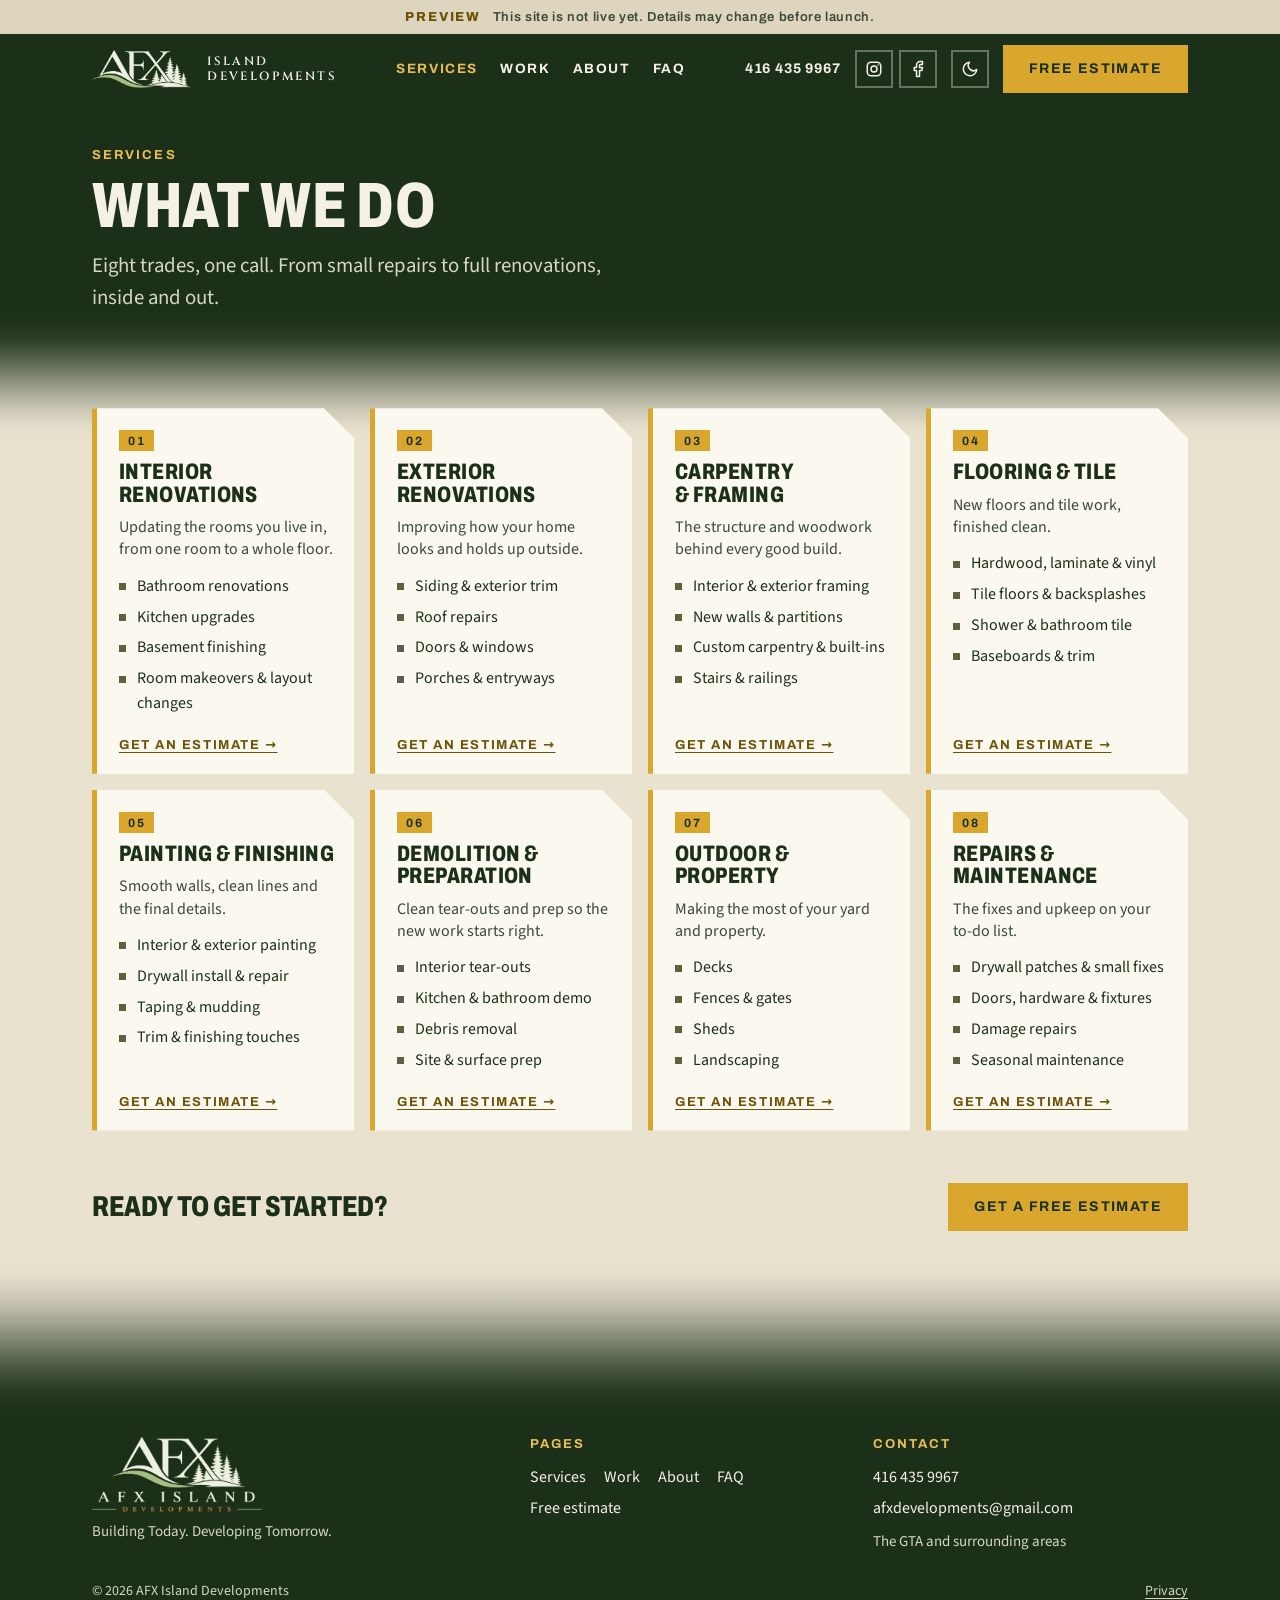
<file: services.html>
<!doctype html>
<html lang="en">
<head>
<meta charset="utf-8">
<meta name="viewport" content="width=device-width,initial-scale=1,viewport-fit=cover">
<title>Services · AFX Island Developments</title>
<meta name="description" content="Interior and exterior renovations, carpentry and framing, flooring and tile, painting and finishing, demolition, outdoor projects and repairs across the GTA. Free estimates.">
<!-- PREVIEW: delete the next line at launch (and see README "Launch checklist") -->
<meta name="robots" content="noindex, nofollow">
<link rel="canonical" href="https://marcospila.github.io/afx-island-developments/services.html">
<meta property="og:type" content="website">
<meta property="og:site_name" content="AFX Island Developments">
<meta property="og:title" content="Services · AFX Island Developments">
<meta property="og:description" content="Interior and exterior renovations, carpentry and framing, flooring and tile, painting and finishing, demolition, outdoor projects and repairs across the GTA. Free estimates.">
<meta property="og:url" content="https://marcospila.github.io/afx-island-developments/services.html">
<meta property="og:image" content="https://marcospila.github.io/afx-island-developments/img/og-image.png">
<meta property="og:image:width" content="1200">
<meta property="og:image:height" content="630">
<meta property="og:image:alt" content="AFX Island Developments logo: home renovations and repairs across the GTA, free estimates">
<meta property="og:locale" content="en_CA">
<meta name="twitter:card" content="summary_large_image">
<meta name="theme-color" content="#1c3019">
<link rel="icon" type="image/png" sizes="32x32" href="img/favicon-32.png">
<link rel="icon" type="image/png" sizes="512x512" href="img/icon-512.png">
<link rel="apple-touch-icon" href="img/apple-touch-icon.png">
<link rel="preload" href="fonts/archivo-latin.woff2" as="font" type="font/woff2" crossorigin>
<link rel="preload" href="fonts/source-sans-3-latin.woff2" as="font" type="font/woff2" crossorigin>
<link rel="stylesheet" href="fonts/fonts.css">
<link rel="stylesheet" href="css/site.css">
<script>document.documentElement.classList.add('js');try{var t=localStorage.getItem('afx-theme');if(t==='light'||t==='dark')document.documentElement.setAttribute('data-theme',t)}catch(e){}</script>
</head>
<body>
<a class="skip" href="#main">Skip to content</a>
<!-- PREVIEW-BAR:START (delete through PREVIEW-BAR:END at launch) -->
<div class="preview-bar" role="note"><b>Preview</b> This site is not live yet. Details may change before launch.</div>
<!-- PREVIEW-BAR:END -->
<header class="site-header dark">
  <div class="wrap bar">
    <a class="logo" href="index.html" aria-label="AFX Island Developments, home"><img src="img/afx-mark-dark.png" alt="" width="600" height="230"><span>Island<br>Developments</span></a>
    <nav class="nav" id="nav" aria-label="Main"><a href="services.html" aria-current="page">Services</a><a href="work.html">Work</a><a href="about.html">About</a><a href="faq.html">FAQ</a><a class="nav-est" href="quote.html">Free estimate</a><div class="nav-social"><a class="icon-btn" href="#" data-social="instagram" aria-label="Instagram"><svg viewBox="0 0 24 24" aria-hidden="true"><rect x="3" y="3" width="18" height="18" rx="5"/><circle cx="12" cy="12" r="4"/><path d="M17.5 6.5h.01"/></svg></a><a class="icon-btn" href="#" data-social="facebook" aria-label="Facebook"><svg viewBox="0 0 24 24" aria-hidden="true"><path d="M18 2h-3a5 5 0 0 0-5 5v3H7v4h3v8h4v-8h3l1-4h-4V7a1 1 0 0 1 1-1h3z"/></svg></a></div></nav>
    <div class="bar-end">
      <a class="phone" href="tel:+14164359967">416 435 9967</a>
      <div class="socials"><a class="icon-btn" href="#" data-social="instagram" aria-label="Instagram"><svg viewBox="0 0 24 24" aria-hidden="true"><rect x="3" y="3" width="18" height="18" rx="5"/><circle cx="12" cy="12" r="4"/><path d="M17.5 6.5h.01"/></svg></a><a class="icon-btn" href="#" data-social="facebook" aria-label="Facebook"><svg viewBox="0 0 24 24" aria-hidden="true"><path d="M18 2h-3a5 5 0 0 0-5 5v3H7v4h3v8h4v-8h3l1-4h-4V7a1 1 0 0 1 1-1h3z"/></svg></a></div>
      <button class="icon-btn theme-sw" type="button" data-theme-toggle aria-label="Switch to dark mode"><svg class="moon" viewBox="0 0 24 24" aria-hidden="true"><path d="M21 12.8A9 9 0 1 1 11.2 3a7 7 0 0 0 9.8 9.8z"/></svg><svg class="sun" viewBox="0 0 24 24" aria-hidden="true"><circle cx="12" cy="12" r="4"/><path d="M12 2v2M12 20v2M4.9 4.9l1.4 1.4M17.7 17.7l1.4 1.4M2 12h2M20 12h2M4.9 19.1l1.4-1.4M17.7 6.3l1.4-1.4"/></svg></button>
      <a class="btn est" href="quote.html">Free estimate</a>
    </div>
    <a class="btn call" href="tel:+14164359967">Call</a>
    <button class="menu-btn" id="menuBtn" type="button" aria-label="Open menu" aria-expanded="false" aria-controls="nav"><span></span><span></span><span></span></button>
  </div>
</header>
<main id="main">
<div class="page-head dark"><div class="wrap">
  <p class="eyebrow">Services</p>
  <h1>What we do</h1>
  <p class="lede">Eight trades, one call. From small repairs to full renovations, inside and out.</p>
</div></div>

<div class="wrap" style="padding-bottom:8px">
  <div class="svc-grid"><article class="svc" id="interior"><p class="n">01</p><h3>Interior Renovations</h3><p>Updating the rooms you live in, from one room to a whole floor.</p><ul><li>Bathroom renovations</li><li>Kitchen upgrades</li><li>Basement finishing</li><li>Room makeovers &amp; layout changes</li></ul><a class="go" href="quote.html?trade=interior">Get an estimate &rarr;</a></article><article class="svc" id="exterior"><p class="n">02</p><h3>Exterior Renovations</h3><p>Improving how your home looks and holds up outside.</p><ul><li>Siding &amp; exterior trim</li><li>Roof repairs</li><li>Doors &amp; windows</li><li>Porches &amp; entryways</li></ul><a class="go" href="quote.html?trade=exterior">Get an estimate &rarr;</a></article><article class="svc" id="carpentry"><p class="n">03</p><h3>Carpentry &amp; Framing</h3><p>The structure and woodwork behind every good build.</p><ul><li>Interior &amp; exterior framing</li><li>New walls &amp; partitions</li><li>Custom carpentry &amp; built-ins</li><li>Stairs &amp; railings</li></ul><a class="go" href="quote.html?trade=carpentry">Get an estimate &rarr;</a></article><article class="svc" id="flooring"><p class="n">04</p><h3>Flooring &amp; Tile</h3><p>New floors and tile work, finished clean.</p><ul><li>Hardwood, laminate &amp; vinyl</li><li>Tile floors &amp; backsplashes</li><li>Shower &amp; bathroom tile</li><li>Baseboards &amp; trim</li></ul><a class="go" href="quote.html?trade=flooring">Get an estimate &rarr;</a></article><article class="svc" id="painting"><p class="n">05</p><h3>Painting &amp; Finishing</h3><p>Smooth walls, clean lines and the final details.</p><ul><li>Interior &amp; exterior painting</li><li>Drywall install &amp; repair</li><li>Taping &amp; mudding</li><li>Trim &amp; finishing touches</li></ul><a class="go" href="quote.html?trade=painting">Get an estimate &rarr;</a></article><article class="svc" id="demolition"><p class="n">06</p><h3>Demolition &amp; Preparation</h3><p>Clean tear-outs and prep so the new work starts right.</p><ul><li>Interior tear-outs</li><li>Kitchen &amp; bathroom demo</li><li>Debris removal</li><li>Site &amp; surface prep</li></ul><a class="go" href="quote.html?trade=demolition">Get an estimate &rarr;</a></article><article class="svc" id="outdoor"><p class="n">07</p><h3>Outdoor &amp; Property</h3><p>Making the most of your yard and property.</p><ul><li>Decks</li><li>Fences &amp; gates</li><li>Sheds</li><li>Landscaping</li></ul><a class="go" href="quote.html?trade=outdoor">Get an estimate &rarr;</a></article><article class="svc" id="repairs"><p class="n">08</p><h3>Repairs &amp; Maintenance</h3><p>The fixes and upkeep on your to-do list.</p><ul><li>Drywall patches &amp; small fixes</li><li>Doors, hardware &amp; fixtures</li><li>Damage repairs</li><li>Seasonal maintenance</li></ul><a class="go" href="quote.html?trade=repairs">Get an estimate &rarr;</a></article></div>
  <div class="cta-row"><p>Ready to get started?</p><a class="btn" href="quote.html">Get a free estimate</a></div>
</div>
</main>

<div class="footer-fade" aria-hidden="true"></div>
<footer class="site-footer dark">
  <div class="wrap foot-grid">
    <div>
      <img class="foot-logo" src="img/afx-logo-dark.png" alt="AFX Island Developments" width="900" height="399">
      <p>Building Today. Developing Tomorrow.</p>
    </div>
    <nav aria-label="Pages"><h2>Pages</h2><a href="services.html">Services</a><a href="work.html">Work</a><a href="about.html">About</a><a href="faq.html">FAQ</a><a href="quote.html">Free estimate</a></nav>
    <div><h2>Contact</h2><a href="tel:+14164359967">416 435 9967</a><a href="mailto:afxdevelopments@gmail.com">afxdevelopments@gmail.com</a><p style="margin-top:6px">The GTA and surrounding areas</p></div>
  </div>
  <div class="wrap foot-base"><span>© <span id="yr">2026</span> AFX Island Developments</span><a href="privacy.html">Privacy</a></div>
</footer>
<script src="js/site.js"></script>
</body>
</html>
</file>
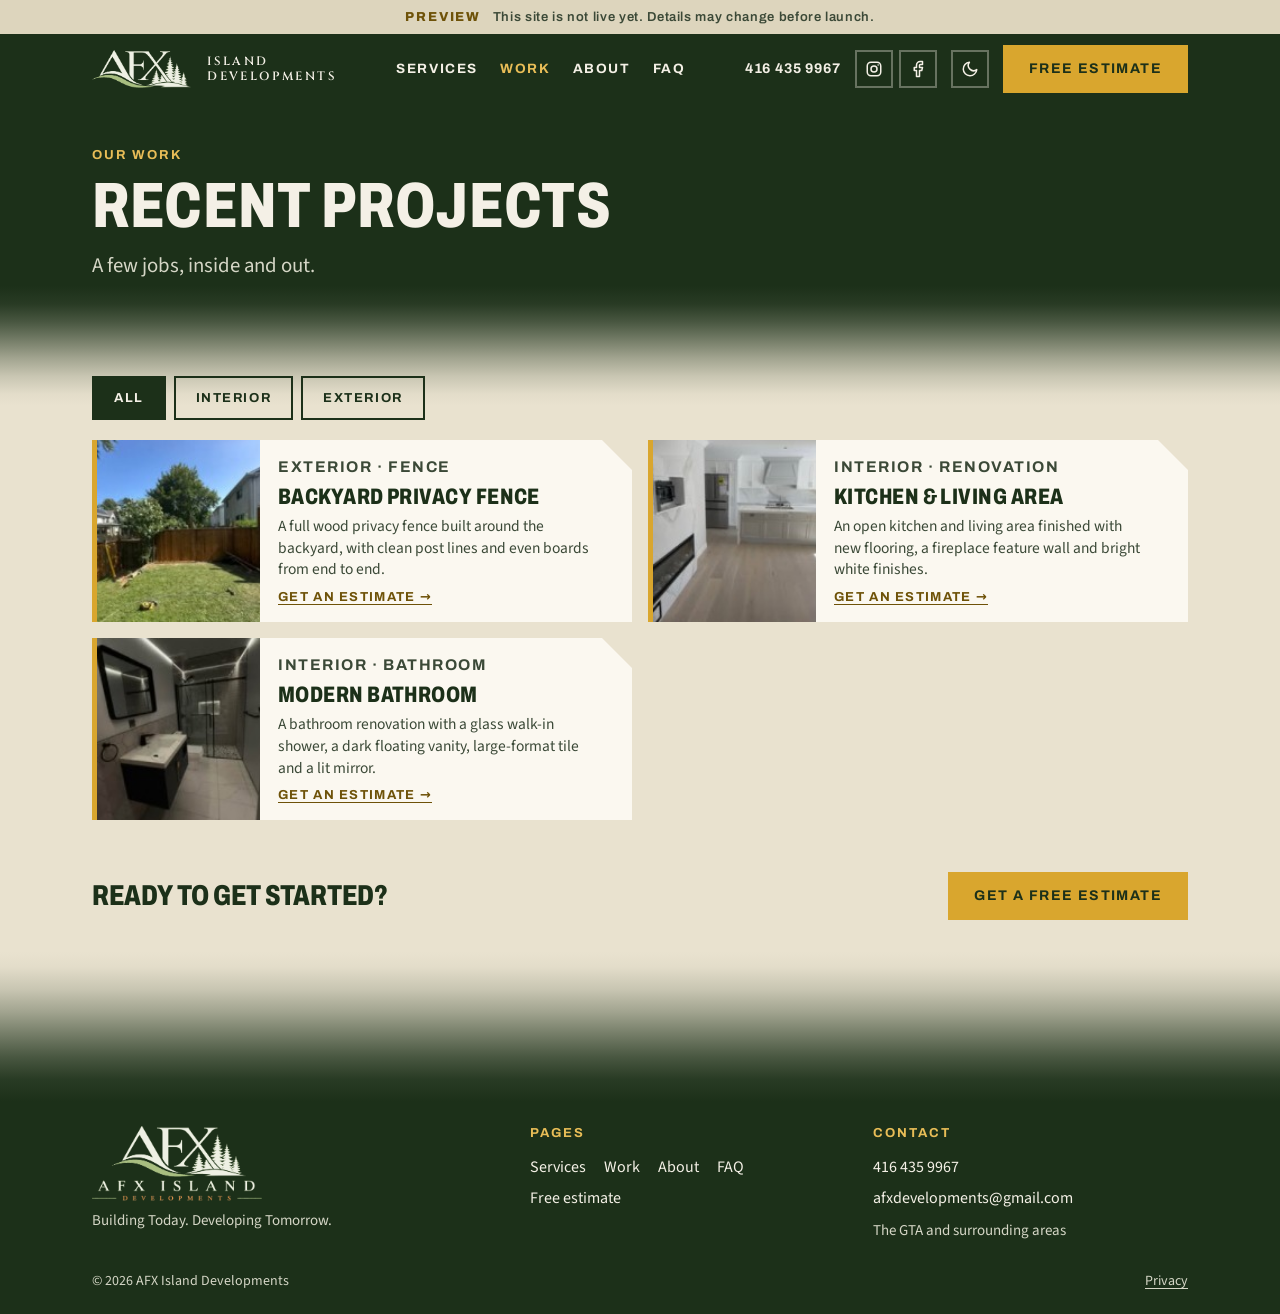
<file: work.html>
<!doctype html>
<html lang="en">
<head>
<meta charset="utf-8">
<meta name="viewport" content="width=device-width,initial-scale=1,viewport-fit=cover">
<title>Our Work · AFX Island Developments</title>
<meta name="description" content="Recent interior and exterior projects by AFX Island Developments: kitchens, bathrooms, fences and more across the GTA.">
<!-- PREVIEW: delete the next line at launch (and see README "Launch checklist") -->
<meta name="robots" content="noindex, nofollow">
<link rel="canonical" href="https://marcospila.github.io/afx-island-developments/work.html">
<meta property="og:type" content="website">
<meta property="og:site_name" content="AFX Island Developments">
<meta property="og:title" content="Our Work · AFX Island Developments">
<meta property="og:description" content="Recent interior and exterior projects by AFX Island Developments: kitchens, bathrooms, fences and more across the GTA.">
<meta property="og:url" content="https://marcospila.github.io/afx-island-developments/work.html">
<meta property="og:image" content="https://marcospila.github.io/afx-island-developments/img/og-image.png">
<meta property="og:image:width" content="1200">
<meta property="og:image:height" content="630">
<meta property="og:image:alt" content="AFX Island Developments logo: home renovations and repairs across the GTA, free estimates">
<meta property="og:locale" content="en_CA">
<meta name="twitter:card" content="summary_large_image">
<meta name="theme-color" content="#1c3019">
<link rel="icon" type="image/png" sizes="32x32" href="img/favicon-32.png">
<link rel="icon" type="image/png" sizes="512x512" href="img/icon-512.png">
<link rel="apple-touch-icon" href="img/apple-touch-icon.png">
<link rel="preload" href="fonts/archivo-latin.woff2" as="font" type="font/woff2" crossorigin>
<link rel="preload" href="fonts/source-sans-3-latin.woff2" as="font" type="font/woff2" crossorigin>
<link rel="stylesheet" href="fonts/fonts.css">
<link rel="stylesheet" href="css/site.css">
<script>document.documentElement.classList.add('js');try{var t=localStorage.getItem('afx-theme');if(t==='light'||t==='dark')document.documentElement.setAttribute('data-theme',t)}catch(e){}</script>
</head>
<body>
<a class="skip" href="#main">Skip to content</a>
<!-- PREVIEW-BAR:START (delete through PREVIEW-BAR:END at launch) -->
<div class="preview-bar" role="note"><b>Preview</b> This site is not live yet. Details may change before launch.</div>
<!-- PREVIEW-BAR:END -->
<header class="site-header dark">
  <div class="wrap bar">
    <a class="logo" href="index.html" aria-label="AFX Island Developments, home"><img src="img/afx-mark-dark.png" alt="" width="600" height="230"><span>Island<br>Developments</span></a>
    <nav class="nav" id="nav" aria-label="Main"><a href="services.html">Services</a><a href="work.html" aria-current="page">Work</a><a href="about.html">About</a><a href="faq.html">FAQ</a><a class="nav-est" href="quote.html">Free estimate</a><div class="nav-social"><a class="icon-btn" href="#" data-social="instagram" aria-label="Instagram"><svg viewBox="0 0 24 24" aria-hidden="true"><rect x="3" y="3" width="18" height="18" rx="5"/><circle cx="12" cy="12" r="4"/><path d="M17.5 6.5h.01"/></svg></a><a class="icon-btn" href="#" data-social="facebook" aria-label="Facebook"><svg viewBox="0 0 24 24" aria-hidden="true"><path d="M18 2h-3a5 5 0 0 0-5 5v3H7v4h3v8h4v-8h3l1-4h-4V7a1 1 0 0 1 1-1h3z"/></svg></a></div></nav>
    <div class="bar-end">
      <a class="phone" href="tel:+14164359967">416 435 9967</a>
      <div class="socials"><a class="icon-btn" href="#" data-social="instagram" aria-label="Instagram"><svg viewBox="0 0 24 24" aria-hidden="true"><rect x="3" y="3" width="18" height="18" rx="5"/><circle cx="12" cy="12" r="4"/><path d="M17.5 6.5h.01"/></svg></a><a class="icon-btn" href="#" data-social="facebook" aria-label="Facebook"><svg viewBox="0 0 24 24" aria-hidden="true"><path d="M18 2h-3a5 5 0 0 0-5 5v3H7v4h3v8h4v-8h3l1-4h-4V7a1 1 0 0 1 1-1h3z"/></svg></a></div>
      <button class="icon-btn theme-sw" type="button" data-theme-toggle aria-label="Switch to dark mode"><svg class="moon" viewBox="0 0 24 24" aria-hidden="true"><path d="M21 12.8A9 9 0 1 1 11.2 3a7 7 0 0 0 9.8 9.8z"/></svg><svg class="sun" viewBox="0 0 24 24" aria-hidden="true"><circle cx="12" cy="12" r="4"/><path d="M12 2v2M12 20v2M4.9 4.9l1.4 1.4M17.7 17.7l1.4 1.4M2 12h2M20 12h2M4.9 19.1l1.4-1.4M17.7 6.3l1.4-1.4"/></svg></button>
      <a class="btn est" href="quote.html">Free estimate</a>
    </div>
    <a class="btn call" href="tel:+14164359967">Call</a>
    <button class="menu-btn" id="menuBtn" type="button" aria-label="Open menu" aria-expanded="false" aria-controls="nav"><span></span><span></span><span></span></button>
  </div>
</header>
<main id="main">
<div class="page-head dark"><div class="wrap">
  <p class="eyebrow">Our work</p>
  <h1>Recent projects</h1>
  <p class="lede">A few jobs, inside and out.</p>
</div></div>

<div class="wrap" style="padding-bottom:8px">
  <div class="filters" role="group" aria-label="Filter projects">
    <button class="chip" type="button" data-cat="all" aria-pressed="true">All</button>
    <button class="chip" type="button" data-cat="interior" aria-pressed="false">Interior</button>
    <button class="chip" type="button" data-cat="exterior" aria-pressed="false">Exterior</button>
  </div>
  <div class="projects"><article class="proj" data-cat="exterior"><img src="img/fence.jpg" alt="New wood privacy fence around a backyard lawn" width="163" height="163" loading="lazy"><div><p class="eyebrow">Exterior · Fence</p><h3>Backyard privacy fence</h3><p>A full wood privacy fence built around the backyard, with clean post lines and even boards from end to end.</p><a class="go" href="quote.html?trade=outdoor">Get an estimate &rarr;</a></div></article><article class="proj" data-cat="interior"><img src="img/kitchen.jpg" alt="Bright kitchen and living area with new flooring and a fireplace feature wall" width="163" height="163" loading="lazy"><div><p class="eyebrow">Interior · Renovation</p><h3>Kitchen &amp; living area</h3><p>An open kitchen and living area finished with new flooring, a fireplace feature wall and bright white finishes.</p><a class="go" href="quote.html?trade=interior">Get an estimate &rarr;</a></div></article><article class="proj" data-cat="interior"><img src="img/bath.jpg" alt="Renovated bathroom with a glass shower, dark vanity and lit mirror" width="163" height="163" loading="lazy"><div><p class="eyebrow">Interior · Bathroom</p><h3>Modern bathroom</h3><p>A bathroom renovation with a glass walk-in shower, a dark floating vanity, large-format tile and a lit mirror.</p><a class="go" href="quote.html?trade=interior">Get an estimate &rarr;</a></div></article></div>
  <div class="cta-row"><p>Ready to get started?</p><a class="btn" href="quote.html">Get a free estimate</a></div>
</div>
</main>

<div class="footer-fade" aria-hidden="true"></div>
<footer class="site-footer dark">
  <div class="wrap foot-grid">
    <div>
      <img class="foot-logo" src="img/afx-logo-dark.png" alt="AFX Island Developments" width="900" height="399">
      <p>Building Today. Developing Tomorrow.</p>
    </div>
    <nav aria-label="Pages"><h2>Pages</h2><a href="services.html">Services</a><a href="work.html">Work</a><a href="about.html">About</a><a href="faq.html">FAQ</a><a href="quote.html">Free estimate</a></nav>
    <div><h2>Contact</h2><a href="tel:+14164359967">416 435 9967</a><a href="mailto:afxdevelopments@gmail.com">afxdevelopments@gmail.com</a><p style="margin-top:6px">The GTA and surrounding areas</p></div>
  </div>
  <div class="wrap foot-base"><span>© <span id="yr">2026</span> AFX Island Developments</span><a href="privacy.html">Privacy</a></div>
</footer>
<script src="js/site.js"></script>
</body>
</html>
</file>
<file: fonts/fonts.css>
@font-face { font-family: 'Archivo'; font-style: normal; font-weight: 300 900; font-stretch: 62% 125%; font-display: swap; src: url(archivo-latin.woff2) format('woff2'); unicode-range: U+0000-00FF, U+0131, U+0152-0153, U+02BB-02BC, U+02C6, U+02DA, U+02DC, U+0304, U+0308, U+0329, U+2000-206F, U+20AC, U+2122, U+2191, U+2193, U+2212, U+2215, U+FEFF, U+FFFD; }
@font-face { font-family: 'Cinzel'; font-style: normal; font-weight: 500; font-display: swap; src: url(cinzel-latin.woff2) format('woff2'); unicode-range: U+0000-00FF, U+0131, U+0152-0153, U+02BB-02BC, U+02C6, U+02DA, U+02DC, U+0304, U+0308, U+0329, U+2000-206F, U+20AC, U+2122, U+2191, U+2193, U+2212, U+2215, U+FEFF, U+FFFD; }
@font-face { font-family: 'Cinzel'; font-style: normal; font-weight: 600; font-display: swap; src: url(cinzel-latin.woff2) format('woff2'); unicode-range: U+0000-00FF, U+0131, U+0152-0153, U+02BB-02BC, U+02C6, U+02DA, U+02DC, U+0304, U+0308, U+0329, U+2000-206F, U+20AC, U+2122, U+2191, U+2193, U+2212, U+2215, U+FEFF, U+FFFD; }
@font-face { font-family: 'Cinzel'; font-style: normal; font-weight: 700; font-display: swap; src: url(cinzel-latin.woff2) format('woff2'); unicode-range: U+0000-00FF, U+0131, U+0152-0153, U+02BB-02BC, U+02C6, U+02DA, U+02DC, U+0304, U+0308, U+0329, U+2000-206F, U+20AC, U+2122, U+2191, U+2193, U+2212, U+2215, U+FEFF, U+FFFD; }
@font-face { font-family: 'Source Sans 3'; font-style: normal; font-weight: 400; font-display: swap; src: url(source-sans-3-latin.woff2) format('woff2'); unicode-range: U+0000-00FF, U+0131, U+0152-0153, U+02BB-02BC, U+02C6, U+02DA, U+02DC, U+0304, U+0308, U+0329, U+2000-206F, U+20AC, U+2122, U+2191, U+2193, U+2212, U+2215, U+FEFF, U+FFFD; }
@font-face { font-family: 'Source Sans 3'; font-style: normal; font-weight: 500; font-display: swap; src: url(source-sans-3-latin.woff2) format('woff2'); unicode-range: U+0000-00FF, U+0131, U+0152-0153, U+02BB-02BC, U+02C6, U+02DA, U+02DC, U+0304, U+0308, U+0329, U+2000-206F, U+20AC, U+2122, U+2191, U+2193, U+2212, U+2215, U+FEFF, U+FFFD; }
@font-face { font-family: 'Source Sans 3'; font-style: normal; font-weight: 600; font-display: swap; src: url(source-sans-3-latin.woff2) format('woff2'); unicode-range: U+0000-00FF, U+0131, U+0152-0153, U+02BB-02BC, U+02C6, U+02DA, U+02DC, U+0304, U+0308, U+0329, U+2000-206F, U+20AC, U+2122, U+2191, U+2193, U+2212, U+2215, U+FEFF, U+FFFD; }
@font-face { font-family: 'Source Sans 3'; font-style: normal; font-weight: 700; font-display: swap; src: url(source-sans-3-latin.woff2) format('woff2'); unicode-range: U+0000-00FF, U+0131, U+0152-0153, U+02BB-02BC, U+02C6, U+02DA, U+02DC, U+0304, U+0308, U+0329, U+2000-206F, U+20AC, U+2122, U+2191, U+2193, U+2212, U+2215, U+FEFF, U+FFFD; }
</file>
<file: css/site.css>
/* AFX Island Developments: flat theme, no animation.
   Greens are sampled from the logo (forest #1c3019, olive #5b623d). The accent is amber gold; the logo's own copper is #a7612b.
   Light is the default; dark follows the visitor's system setting unless they use the switch. */
:root {
  --forest: #1c3019; --olive: #5b623d; --copper: #d9a62e; --copper-dark: #bf8f1f; --copper-light: #e8bd57; --on-accent: #1c3019;   /* 'copper' is the accent token name: now amber gold */
  --cream: #f4f0e6;            /* the light colour used on the dark bands (header, hero, footer) */
  --on-dark: #d5d6c6;
  /* theme tokens (light) */
  --paper: #e9e2cf; --alt: #ddd5bd; --card: #fbf8f0; --field: #fffdf7;
  --ink: #1c3019; --ink-2: #3b4937; --ink-3: #4f5c4b;
  --edge: #1c3019; --edge-strong: #1c3019; --line: #d6cdb6;
  --accent-text: #6e5208; --olive-line: #5b623d; --sel-bg: #1c3019; --sel-fg: #f4f0e6; --err: #a8261e;
  color-scheme: light;
  --lift-shadow: rgb(28 48 25 / .26);
  --display: 'Archivo', ui-sans-serif, system-ui, sans-serif;
  --serif: 'Cinzel', Georgia, serif;
  --body: 'Source Sans 3', ui-sans-serif, system-ui, -apple-system, 'Segoe UI', sans-serif;
  --max: 1160px; --gutter: clamp(16px, 4vw, 32px);
}
@media (prefers-color-scheme: dark) { :root:not([data-theme="light"]) {
  --paper: #0b140a; --alt: #122011; --card: #1b2f1a; --field: #09110a;
  --ink: #eef0e4; --ink-2: #c9d0bf; --ink-3: #9aa795;
  --edge: #3d5638; --edge-strong: #7d9277; --line: #2a3d29;
  --accent-text: #e8bd57; --olive-line: #7f8b55; --sel-bg: #eef0e4; --sel-fg: #1c3019; --err: #ff9b8f;
  --lift-shadow: rgb(0 0 0 / .55); color-scheme: dark; } }
:root[data-theme="dark"] {
  --paper: #0b140a; --alt: #122011; --card: #1b2f1a; --field: #09110a;
  --ink: #eef0e4; --ink-2: #c9d0bf; --ink-3: #9aa795;
  --edge: #3d5638; --edge-strong: #7d9277; --line: #2a3d29;
  --accent-text: #e8bd57; --olive-line: #7f8b55; --sel-bg: #eef0e4; --sel-fg: #1c3019; --err: #ff9b8f;
  --lift-shadow: rgb(0 0 0 / .55); color-scheme: dark; }

*, *::before, *::after { box-sizing: border-box; }
html { -webkit-text-size-adjust: 100%; }
body { margin: 0; background: var(--paper); color: var(--ink); font: 400 17px/1.55 var(--body); display: flex; flex-direction: column; min-height: 100vh; }
main { flex: 1; }
img { max-width: 100%; height: auto; }
a { color: var(--accent-text); text-underline-offset: 3px; transition: color .15s, text-underline-offset .15s; }
a:hover { color: var(--ink); text-underline-offset: 6px; }
::placeholder { color: var(--ink-3); opacity: 1; }
:focus-visible { outline: 3px solid var(--accent-text); outline-offset: 2px; }
.dark :focus-visible { outline-color: var(--copper-light); }
.skip { position: absolute; left: -9999px; top: 8px; z-index: 100; background: var(--forest); color: var(--cream); padding: 10px 14px; font-weight: 700; }
.skip:focus { left: 8px; }
.wrap { width: 100%; max-width: var(--max); margin-inline: auto; padding-inline: var(--gutter); }

/* type: sturdy, condensed, upper-case headings */
h1, h2, h3 { margin: 0; font-family: var(--display); font-weight: 800; font-stretch: 75%; text-transform: uppercase; line-height: 1; letter-spacing: .01em; text-wrap: balance; }
h1 { font-size: clamp(2.5rem, 1.4rem + 3.6vw, 4.4rem); }
h2 { font-size: clamp(1.8rem, 1.3rem + 2vw, 2.7rem); }
h3 { font-size: 1.4rem; letter-spacing: .02em; }
p { margin: 0 0 14px; }
.eyebrow { margin: 0; font: 700 13px/1.2 var(--display); letter-spacing: .16em; text-transform: uppercase; color: var(--accent-text); }
.lede { font-size: clamp(1.1rem, 1rem + .4vw, 1.3rem); color: var(--ink-2); max-width: 56ch; }

/* preview bar (removed at launch, see README) */
.preview-bar { background: var(--alt); color: var(--ink-2); text-align: center; padding: 8px var(--gutter); font: 600 13px/1.4 var(--display); letter-spacing: .05em; }
.preview-bar b { font-weight: 800; text-transform: uppercase; letter-spacing: .14em; margin-right: 8px; color: var(--accent-text); }

/* buttons */
.btn { display: inline-flex; align-items: center; justify-content: center; min-height: 48px; padding: 0 24px; border: 2px solid var(--copper); background: var(--copper); color: var(--on-accent); font: 700 14px/1 var(--display); letter-spacing: .1em; text-transform: uppercase; text-decoration: none; cursor: pointer; transition: background-color .15s, border-color .15s, color .15s, transform .18s ease, box-shadow .18s ease; }
.btn:hover { background: var(--copper-dark); border-color: var(--copper-dark); color: var(--on-accent); }
.btn.ghost { background: transparent; color: var(--ink); border-color: var(--edge-strong); }
.btn.ghost:hover { background: var(--sel-bg); color: var(--sel-fg); border-color: var(--sel-bg); }
.dark .btn.ghost { color: var(--cream); border-color: var(--cream); }
.dark .btn.ghost:hover { background: var(--cream); color: var(--forest); border-color: var(--cream); }

/* header: dark in both themes, so text on it is always the light colour */
.site-header { background: var(--forest); color: var(--cream); }
.bar { display: flex; align-items: center; gap: 24px; min-height: 70px; }
.logo { display: flex; align-items: center; gap: 12px; color: var(--cream); text-decoration: none; }
.logo img { height: 38px; width: auto; display: block; }
.logo span { font: 600 12px/1.25 var(--serif); letter-spacing: .2em; text-transform: uppercase; padding-left: 4px; color: var(--cream); }
/* the wordmark always keeps the light colour against the dark header, including on hover and focus */
.dark a.logo:hover, .dark a.logo:focus-visible { color: var(--cream); }
.dark a.logo:hover span { color: var(--cream); }
.nav { display: flex; gap: 22px; margin-inline: auto; }
.nav a { color: var(--cream); text-decoration: none; font: 700 13.5px/1 var(--display); letter-spacing: .12em; text-transform: uppercase; padding: 10px 0; }
.dark .nav a:hover { color: var(--copper-light); }
.nav a[aria-current="page"] { color: var(--copper-light); }
.nav .nav-est, .nav-social { display: none; }
.bar-end { display: flex; align-items: center; gap: 14px; }
.phone { color: var(--cream); text-decoration: none; font: 700 14px/1 var(--display); letter-spacing: .06em; white-space: nowrap; }
.dark a.phone:hover { color: var(--copper-light); }
.socials { display: flex; gap: 6px; }
.icon-btn { display: inline-flex; align-items: center; justify-content: center; width: 38px; height: 38px; padding: 0; color: var(--cream); background: none; border: 2px solid rgb(244 240 230 / .35); cursor: pointer; text-decoration: none; transition: border-color .15s, color .15s; }
.dark a.icon-btn:hover, .dark button.icon-btn:hover { color: var(--copper-light); border-color: var(--copper-light); }
.icon-btn svg { width: 18px; height: 18px; fill: none; stroke: currentColor; stroke-width: 2; stroke-linecap: round; stroke-linejoin: round; }
.theme-sw .sun { display: none; }
@media (prefers-color-scheme: dark) { :root:not([data-theme="light"]) .theme-sw .sun { display: block; } :root:not([data-theme="light"]) .theme-sw .moon { display: none; } }
:root[data-theme="dark"] .theme-sw .sun { display: block; }
:root[data-theme="dark"] .theme-sw .moon { display: none; }
.btn.call, .menu-btn { display: none; }
.btn.est { white-space: nowrap; }

/* hero */
/* the dark bands fade smoothly into the page: no edges, no rules */
.hero, .page-head { --fade: 190px; background: linear-gradient(to bottom,
  var(--forest) 0,
  var(--forest) calc(100% - var(--fade)),
  color-mix(in srgb, var(--forest) 94%, var(--paper)) calc(100% - var(--fade) * 0.85),
  color-mix(in srgb, var(--forest) 78%, var(--paper)) calc(100% - var(--fade) * 0.7),
  color-mix(in srgb, var(--forest) 57%, var(--paper)) calc(100% - var(--fade) * 0.55),
  color-mix(in srgb, var(--forest) 35%, var(--paper)) calc(100% - var(--fade) * 0.4),
  color-mix(in srgb, var(--forest) 16%, var(--paper)) calc(100% - var(--fade) * 0.25),
  color-mix(in srgb, var(--forest) 3%, var(--paper)) calc(100% - var(--fade) * 0.1),
  var(--paper) 100%); color: var(--cream); }
.hero { padding: clamp(28px, 4.5vw, 56px) 0 calc(var(--fade) + 6px); margin-bottom: -80px; }  /* the next section slides up into the fade */
.hero-grid { display: grid; grid-template-columns: 1.25fr .75fr; gap: 48px; align-items: center; }
.hero .eyebrow { color: var(--copper-light); }
.hero h1 { margin: 12px 0 14px; }
.hero .lede { color: var(--on-dark); margin-bottom: 0; }
.actions { display: flex; flex-wrap: wrap; gap: 12px; margin-top: 24px; }
.hero-logo { width: 100%; max-width: 380px; justify-self: end; }
.facts { list-style: none; display: flex; flex-wrap: wrap; gap: 8px 32px; margin: 30px 0 0; padding: 0; color: var(--on-dark); font-size: 15px; }
.facts b { font: 800 17px var(--display); color: var(--cream); margin-right: 4px; }

/* soft fade from the page into the footer */
.footer-fade { height: 150px; margin-top: clamp(12px, 2vw, 24px); background: linear-gradient(to bottom,
  var(--paper) 0%,
  color-mix(in srgb, var(--forest) 3%, var(--paper)) 10%,
  color-mix(in srgb, var(--forest) 16%, var(--paper)) 25%,
  color-mix(in srgb, var(--forest) 35%, var(--paper)) 40%,
  color-mix(in srgb, var(--forest) 57%, var(--paper)) 55%,
  color-mix(in srgb, var(--forest) 78%, var(--paper)) 70%,
  color-mix(in srgb, var(--forest) 94%, var(--paper)) 85%,
  var(--forest) 100%); }

/* sections */
.section { padding: clamp(32px, 5vw, 60px) 0 clamp(8px, 1.5vw, 16px); }
.section-head { display: flex; justify-content: space-between; align-items: baseline; flex-wrap: wrap; gap: 8px 16px; margin-bottom: 16px; }
.more { font: 700 13px/1 var(--display); letter-spacing: .12em; text-transform: uppercase; }
.page-head { --fade: 120px; padding: clamp(24px, 4vw, 44px) 0 calc(var(--fade) + 4px); margin-bottom: -30px; }
.page-head h1 { font-size: clamp(2.4rem, 1.5rem + 3.4vw, 4rem); margin: 10px 0 12px; }
.page-head .lede { margin: 0; color: var(--on-dark); }
.page-head .eyebrow { color: var(--copper-light); }
.page-head .updated { color: var(--on-dark); }
.cta-row { display: flex; justify-content: space-between; align-items: center; flex-wrap: wrap; gap: 16px 32px; margin-top: clamp(32px, 5vw, 52px); }
.cta-row p { margin: 0; font: 800 clamp(1.3rem, 1rem + 1.2vw, 1.8rem)/1.1 var(--display); font-stretch: 75%; text-transform: uppercase; }

/* cards: tonal plates with one cut corner and a gold edge.
   The shape is drawn on ::before so the card itself can lift on hover and cast a soft shadow that follows the cut corner. */
.tile, .svc, .proj, .step, .stat, .panel, .faq details { --cut: 30px; position: relative; isolation: isolate; border: 0; border-left: 5px solid transparent;
  transition: transform .22s cubic-bezier(.2, .7, .2, 1), filter .22s ease; }
.tile::before, .svc::before, .proj::before, .step::before, .stat::before, .panel::before, .faq details::before { content: ''; position: absolute; inset: 0 0 0 -5px; z-index: -1; background: var(--card); border-left: 5px solid var(--copper);
  clip-path: polygon(0 0, calc(100% - var(--cut)) 0, 100% var(--cut), 100% 100%, 0 100%); transition: background-color .22s ease; }
.tile, .step, .stat, .faq details { --cut: 22px; }
.tile .n, .svc .n { display: inline-block; align-self: flex-start; margin: 0; padding: 5px 9px 4px; background: var(--copper); color: var(--on-accent); font: 700 12px/1 var(--display); letter-spacing: .14em; }

/* service tiles (home) and cards (services page) */
.tiles { display: grid; grid-template-columns: repeat(4, 1fr); gap: 12px; }
.tile { display: grid; grid-template-columns: auto 1fr; align-items: center; column-gap: 12px; padding: 14px 26px 14px 18px; color: var(--ink); text-decoration: none; }
.tile .n { grid-column: 1; grid-row: 1; }
.tile h3 { grid-column: 2; grid-row: 1; margin: 0; font-size: 1.28rem; }
.tile p { grid-column: 1 / -1; margin: 8px 0 0; font-size: 14.5px; line-height: 1.35; color: var(--ink-2); }
.svc-grid { display: grid; grid-template-columns: repeat(auto-fit, minmax(250px, 1fr)); gap: 16px; }
.svc { display: flex; flex-direction: column; gap: 10px; padding: 22px 20px 22px 22px; scroll-margin-top: 16px; }
.svc:target::before { background: color-mix(in srgb, var(--card), var(--copper) 16%); }
.svc h3 { margin: 0; }
.svc > p { margin: 0; color: var(--ink-2); font-size: 16px; line-height: 1.4; }
.svc ul { list-style: none; margin: 0; padding: 0; font-size: 16px; }
.svc li { position: relative; padding: 3px 0 3px 18px; }
.svc li::before { content: ''; position: absolute; left: 0; top: .78em; width: 7px; height: 7px; background: var(--olive-line); }
.svc .go { margin-top: auto; padding-top: 10px; font: 700 13px/1 var(--display); letter-spacing: .12em; text-transform: uppercase; }

/* work */
.filters { display: flex; flex-wrap: wrap; gap: 8px; margin-bottom: 20px; }
.chip { min-height: 44px; padding: 0 20px; border: 2px solid var(--edge-strong); background: transparent; color: var(--ink); font: 700 13px/1 var(--display); letter-spacing: .12em; text-transform: uppercase; cursor: pointer; }
.chip:hover { background: var(--alt); }
.chip[aria-pressed="true"] { background: var(--sel-bg); color: var(--sel-fg); border-color: var(--sel-bg); }
.projects { display: grid; grid-template-columns: repeat(auto-fill, minmax(440px, 1fr)); gap: 16px; }
.proj { display: grid; grid-template-columns: 163px 1fr; }
.proj[hidden] { display: none; }
.proj img { width: 100%; height: 100%; min-height: 163px; object-fit: cover; display: block; background: var(--alt); }
.proj div { padding: 16px 38px 16px 18px; display: flex; flex-direction: column; gap: 8px; }
.proj .eyebrow { letter-spacing: .1em; }
.proj h3 { margin: 0; }
.proj p { margin: 0; font-size: 15.5px; line-height: 1.4; color: var(--ink-2); }
.proj .go { margin-top: auto; font: 700 13px/1.3 var(--display); letter-spacing: .1em; text-transform: uppercase; }

/* about */
.about-grid { display: grid; grid-template-columns: 1.3fr 1fr; gap: clamp(24px, 5vw, 56px); align-items: start; }
.story p { font-size: 1.12rem; max-width: 60ch; }
.stats { display: grid; gap: 12px; }
.stat { display: grid; grid-template-columns: 96px 1fr; gap: 16px; align-items: center; padding: 14px 30px 14px 20px; }
.stat b { font: 800 2.4rem/1 var(--display); font-stretch: 75%; color: var(--ink); }
.stat span { font-size: 15.5px; line-height: 1.35; color: var(--ink-2); }
.steps { list-style: none; margin: 0; padding: 0; display: grid; grid-template-columns: repeat(auto-fit, minmax(190px, 1fr)); gap: 16px; }
.step { padding: 18px 22px 20px; }
.step .n { display: block; font: 800 1.6rem/1 var(--display); font-stretch: 75%; color: var(--accent-text); margin-bottom: 8px; }
.step h3 { margin: 0 0 6px; font-size: 1.2rem; }
.step p { margin: 0; font-size: 15.5px; line-height: 1.4; color: var(--ink-2); }
.about-sec { margin-top: clamp(32px, 5vw, 52px); }
.about-sec > h2 { margin-bottom: 20px; }

/* faq */
.faq { max-width: 800px; display: grid; gap: 10px; }
.faq details { padding: 0 30px 0 22px; }
.faq summary { display: flex; justify-content: space-between; gap: 16px; align-items: center; padding: 16px 0; cursor: pointer; list-style: none; font: 700 1.12rem/1.3 var(--body); }
.faq summary::-webkit-details-marker { display: none; }
.faq summary::after { content: '+'; font: 800 1.6rem/1 var(--display); color: var(--accent-text); }
.faq details[open] summary::after { content: '\2212'; }
.faq summary:hover { color: var(--accent-text); }
.faq details p { margin: 0 0 16px; max-width: 62ch; color: var(--ink-2); }

/* estimate form */
.quote-grid { display: grid; grid-template-columns: 1.3fr 1fr; gap: clamp(24px, 4vw, 48px); align-items: start; }
.qf fieldset { border: 0; padding: 0; margin: 0 0 20px; }
.qf legend, .qf label.lbl { display: block; padding: 0; margin-bottom: 8px; font: 700 13px/1.2 var(--display); letter-spacing: .12em; text-transform: uppercase; color: var(--ink); }
.opt { font-weight: 600; color: var(--ink-3); letter-spacing: .06em; text-transform: none; margin-left: 6px; }
.checks { display: flex; flex-wrap: wrap; gap: 8px; }
.check { position: relative; }
.check input { position: absolute; opacity: 0; inset: 0; width: 100%; height: 100%; margin: 0; cursor: pointer; }
.check span { display: block; padding: 10px 14px; border: 2px solid var(--edge-strong); background: var(--card); font: 600 14.5px/1.1 var(--body); }
.check:hover span { background: var(--alt); }
.check input:checked + span { background: var(--sel-bg); color: var(--sel-fg); border-color: var(--sel-bg); }
.check input:focus-visible + span { outline: 3px solid var(--accent-text); outline-offset: 2px; }
.field { margin-bottom: 16px; }
.err:empty { display: none; }
.row2 { display: grid; grid-template-columns: 1fr 1fr; gap: 0 16px; }
.field input, .field textarea, .field select { width: 100%; min-height: 48px; padding: 11px 14px; border: 2px solid var(--edge-strong); border-radius: 0; background: var(--field); color: var(--ink); font: 400 16px/1.4 var(--body); }
.field textarea { min-height: 120px; resize: vertical; }
.field [aria-invalid="true"] { border-color: var(--err); }
.err { display: block; margin-top: 4px; color: var(--err); font-size: 14px; font-weight: 600; }
.send { display: flex; flex-wrap: wrap; gap: 12px; margin-top: 4px; }
.note { margin: 12px 0 0; font-size: 15px; color: var(--ink-3); }
.panel { padding: 22px 30px 22px 24px; margin-bottom: 16px; }
.panel h2 { font-size: 1.5rem; margin-bottom: 12px; }
.preview { margin: 0; white-space: pre-wrap; word-break: break-word; font: 400 15px/1.5 var(--body); color: var(--ink-2); max-height: 340px; overflow: auto; }
.contact-list { margin: 0; padding: 0; list-style: none; }
.contact-list li { display: flex; justify-content: space-between; align-items: center; flex-wrap: wrap; gap: 6px 12px; padding: 9px 0; }
.contact-list li:first-child { padding-top: 0; }
.contact-list .k { font: 700 12px/1 var(--display); letter-spacing: .14em; text-transform: uppercase; color: var(--ink-3); }
.contact-list .v { font-weight: 600; }
.copy { min-height: 32px; padding: 0 12px; border: 2px solid var(--edge-strong); background: transparent; color: var(--ink); font: 700 12px/1 var(--display); letter-spacing: .1em; text-transform: uppercase; cursor: pointer; margin-left: 10px; }
.copy:hover { background: var(--sel-bg); color: var(--sel-fg); border-color: var(--sel-bg); }

/* privacy / plain text pages */
.prose { max-width: 740px; }
.prose h2 { font-size: 1.5rem; margin: 36px 0 8px; }
.prose ul { margin: 0 0 14px; padding-left: 1.2em; }
.prose li { margin-bottom: 6px; }
.prose li::marker { color: var(--accent-text); }
.prose code { font: 500 .9em ui-monospace, Consolas, monospace; background: var(--alt); padding: 1px 6px; }
.updated { margin: 0 0 8px; font-size: 14px; color: var(--ink-3); }

/* footer */
.site-footer { background: var(--forest); color: var(--cream); }
.foot-grid { display: grid; grid-template-columns: 1.3fr 1fr 1fr; gap: 28px; padding-top: 24px; padding-bottom: 20px; }
.foot-grid nav a { display: inline-block; margin-right: 18px; }
.foot-logo { width: 170px; display: block; margin-bottom: 8px; }
.foot-grid p { margin: 0; color: var(--on-dark); font-size: 15px; }
.foot-grid h2 { margin: 0 0 10px; font: 700 13px/1.2 var(--display); letter-spacing: .16em; text-transform: uppercase; color: var(--copper-light); }
.foot-grid a { display: block; padding: 3px 0; color: var(--cream); text-decoration: none; font-size: 16px; }
.dark .foot-grid a:hover { color: var(--copper-light); text-decoration: underline; }
.foot-base { display: flex; justify-content: space-between; flex-wrap: wrap; gap: 8px 16px; padding-top: 8px; padding-bottom: 22px; font-size: 14px; color: var(--on-dark); }
.foot-base a { color: var(--on-dark); }
.dark .foot-base a:hover { color: var(--copper-light); }

/* narrower screens */
@media (max-width: 1200px) { .phone { display: none; } }
@media (max-width: 1000px) {
  .tiles { grid-template-columns: repeat(2, 1fr); }
  .quote-grid, .about-grid { grid-template-columns: 1fr; }
}
@media (max-width: 1024px) {
  .bar { gap: 12px; min-height: 62px; flex-wrap: wrap; }
  .logo { margin-right: auto; }
  .bar-end { gap: 12px; }
  .socials, .btn.est { display: none; }
  .btn.call { display: inline-flex; min-height: 40px; padding: 0 16px; }
  .icon-btn { width: 40px; height: 40px; }
  .menu-btn { display: inline-flex; flex-direction: column; justify-content: center; gap: 5px; width: 44px; height: 44px; padding: 0 10px; border: 2px solid var(--cream); background: none; cursor: pointer; }
  .menu-btn span { display: block; height: 2px; background: var(--cream); }
  .nav { order: 5; flex-basis: 100%; flex-direction: column; gap: 0; margin: 0 0 10px; }
  .js .nav { display: none; }
  .menu-open .nav { display: flex; }
  .nav a { padding: 14px 0; font-size: 15px; }
  .nav a[aria-current="page"] { color: var(--copper-light); }
  .nav .nav-est { display: block; color: var(--copper-light); }
  .nav-social { display: flex; gap: 8px; padding: 14px 0 4px; }
  .nav .nav-social a { display: inline-flex; padding: 0; border: 2px solid rgb(244 240 230 / .35); }
}
@media (max-width: 900px) {
  .hero-grid { grid-template-columns: 1fr; }
  .hero-logo { display: none; }
  .foot-grid { grid-template-columns: 1fr 1fr; }
  .foot-grid > :first-child { grid-column: 1 / -1; }
}
@media (max-width: 560px) {
  .hero { --fade: 120px; margin-bottom: -44px; }
  body { font-size: 16.5px; }
  .logo span { display: none; }
  .tiles { grid-template-columns: 1fr 1fr; gap: 10px; }
  .tile { display: block; padding: 12px 18px 14px 14px; }
  .tile p { display: none; }
  .tile h3 { font-size: 1.15rem; margin: 6px 0 0; }
  .row2 { grid-template-columns: 1fr; }
  .projects { grid-template-columns: 1fr; }
  .cta-row .btn { width: 100%; }
  .proj { grid-template-columns: 112px 1fr; }
  .proj img { min-height: 112px; }
  .proj div { padding: 12px 30px 12px 14px; }
  .tile { --cut: 18px; }
  .stat { grid-template-columns: 76px 1fr; }
  .actions .btn, .send .btn { width: 100%; }
  .facts { gap: 6px 20px; }
}
/* small controls ease their colours and lift a hair */
.chip, .copy, .check span, .icon-btn { transition: transform .15s ease, background-color .15s, color .15s, border-color .15s; }

/* hover: simple, subtle lifts. Skipped on touch screens (no hover) and for reduced motion. */
@media (hover: hover) and (pointer: fine) {
  .tile:hover, .svc:hover, .proj:hover, .step:hover, .stat:hover, .faq details:hover { transform: translateY(-3px); filter: drop-shadow(0 9px 12px var(--lift-shadow)); }
  .tile:hover::before { background: color-mix(in srgb, var(--card), var(--copper) 14%); }
  .btn:hover { transform: translateY(-2px); box-shadow: 0 7px 14px rgb(0 0 0 / .22); }
  .btn:active { transform: translateY(0); box-shadow: none; }
  .icon-btn:hover, .chip:hover, .copy:hover, .check:hover span { transform: translateY(-1px); }
}
@media (prefers-reduced-motion: reduce) {
  * { transition: none !important; }
  .tile:hover, .svc:hover, .proj:hover, .step:hover, .stat:hover, .faq details:hover, .btn:hover, .icon-btn:hover, .chip:hover, .copy:hover, .check:hover span { transform: none !important; filter: none !important; box-shadow: none !important; }
}
</file>
